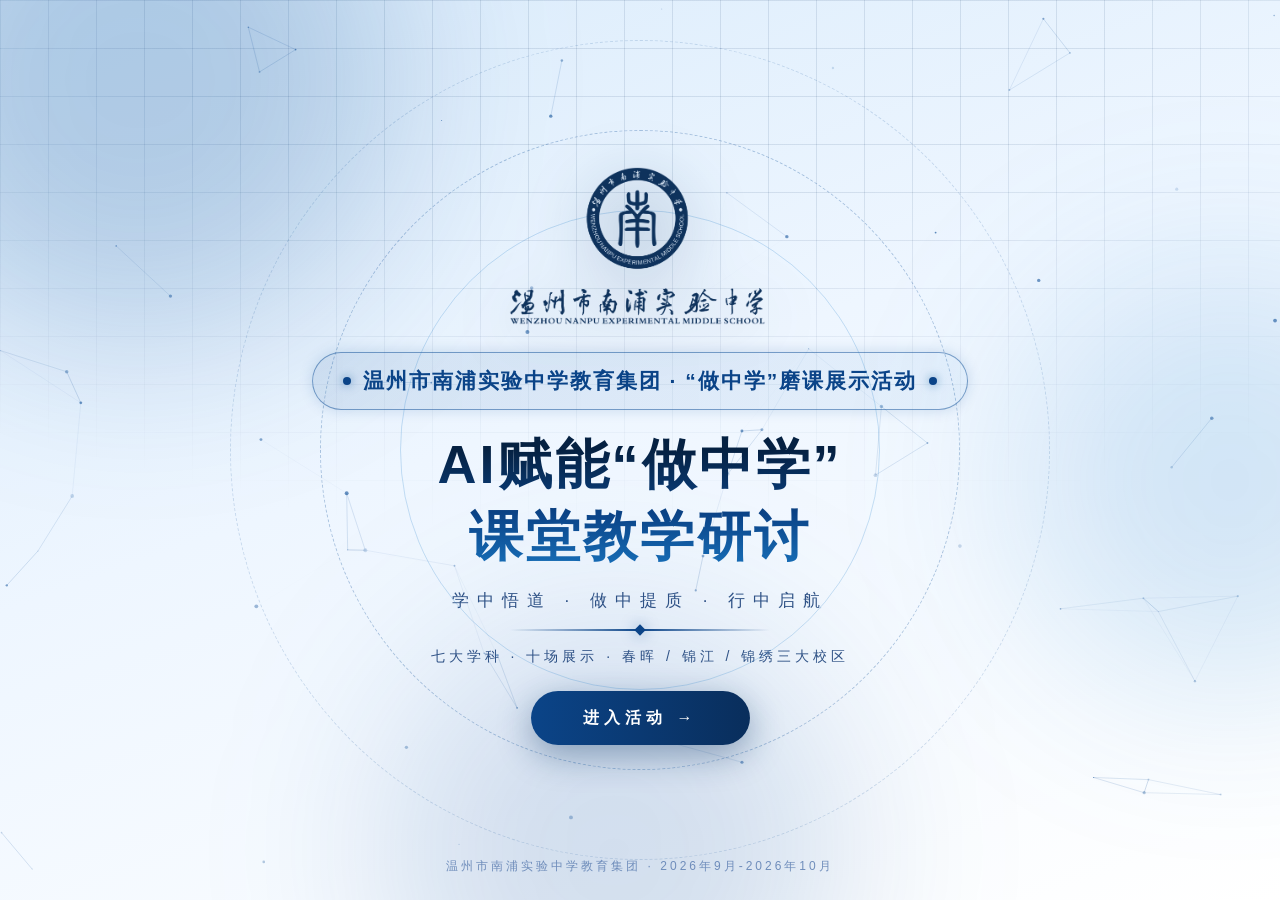
<file: index.html>
<!DOCTYPE html>
<html lang="zh-CN">
<head>
<meta charset="UTF-8">
<meta name="viewport" content="width=device-width, initial-scale=1.0">
<title>AI赋能“做中学”课堂教学研讨 —— 温州市南浦实验中学教育集团磨课展示活动</title>
<link rel="stylesheet" href="css/style.css">
</head>
<body>
<div class="bg-grid"></div>
<div class="glow g1"></div><div class="glow g2"></div><div class="glow g3"></div>
<canvas id="particles"></canvas>

<div class="cover">
  <div class="ring r1"></div>
  <div class="ring r2"></div>
  <div class="ring r3"></div>

  <img src="images/logo.png" alt="温州市南浦实验中学" class="cover-logo">
  <div class="cover-badge"><span class="dot"></span>温州市南浦实验中学教育集团 · “做中学”磨课展示活动<span class="dot"></span></div>
  <div class="cover-title">AI赋能“做中学”<br>课堂教学研讨</div>
  <div class="cover-sub">学中悟道 · 做中提质 · 行中启航</div>
  <div class="cover-line"></div>
  <div class="cover-org">七大学科 · 十场展示 · 春晖 / 锦江 / 锦绣三大校区</div>
  <a class="cover-btn" href="zhuzhi.html">进入活动<span class="arrow">→</span></a>
  <div class="cover-foot">温州市南浦实验中学教育集团 · 2026年9月-2026年10月</div>
</div>

<script src="js/common.js"></script>
</body>
</html>
</file>
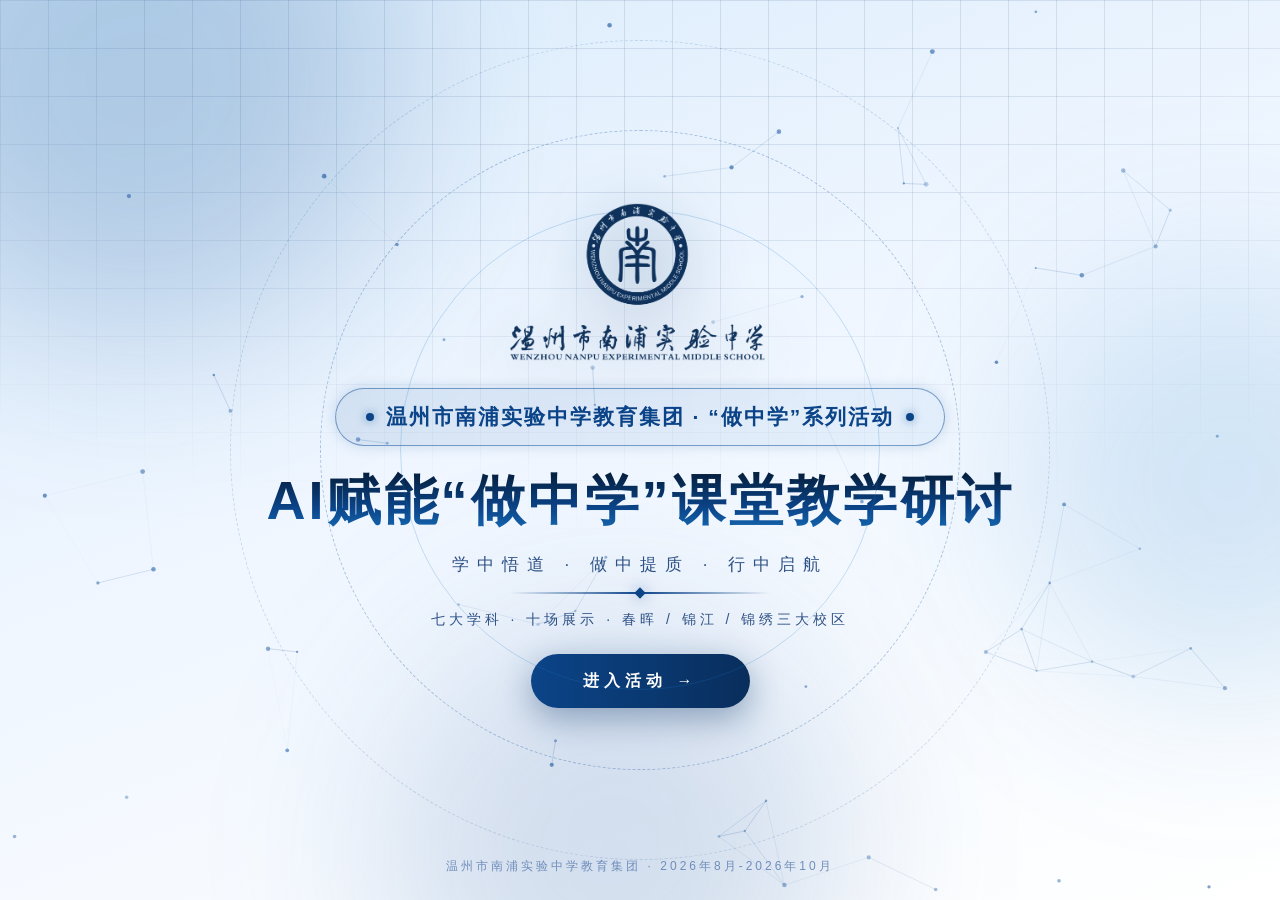
<file: WZNP/index.html>
<!DOCTYPE html>
<html lang="zh-CN">
<head>
<meta charset="UTF-8">
<meta name="viewport" content="width=device-width, initial-scale=1.0">
<title>温州市南浦实验中学教育集团 · “做中学”系列活动</title>
<link rel="stylesheet" href="css/style.css">
</head>
<body>
<div class="bg-grid"></div>
<div class="glow g1"></div><div class="glow g2"></div><div class="glow g3"></div>
<canvas id="particles"></canvas>

<div class="cover">
  <div class="ring r1"></div><div class="ring r2"></div><div class="ring r3"></div>
  <img src="images/logo.png" alt="温州市南浦实验中学" class="cover-logo">
  <div class="cover-badge"><span class="dot"></span>温州市南浦实验中学教育集团 · “做中学”系列活动<span class="dot"></span></div>
  <h1 class="cover-title">AI赋能“做中学”课堂教学研讨</h1>
  <p class="cover-sub">学中悟道 · 做中提质 · 行中启航</p>
  <div class="cover-line"></div>
  <div class="cover-org">七大学科 · 十场展示 · 春晖 / 锦江 / 锦绣三大校区</div>
  <a class="cover-btn" href="zhuzhi.html">进入活动<span class="arrow">→</span></a>
  <div class="cover-foot">温州市南浦实验中学教育集团 · 2026年8月-2026年10月</div>
</div>

<script src="js/common.js"></script>
</body>
</html>
</file>
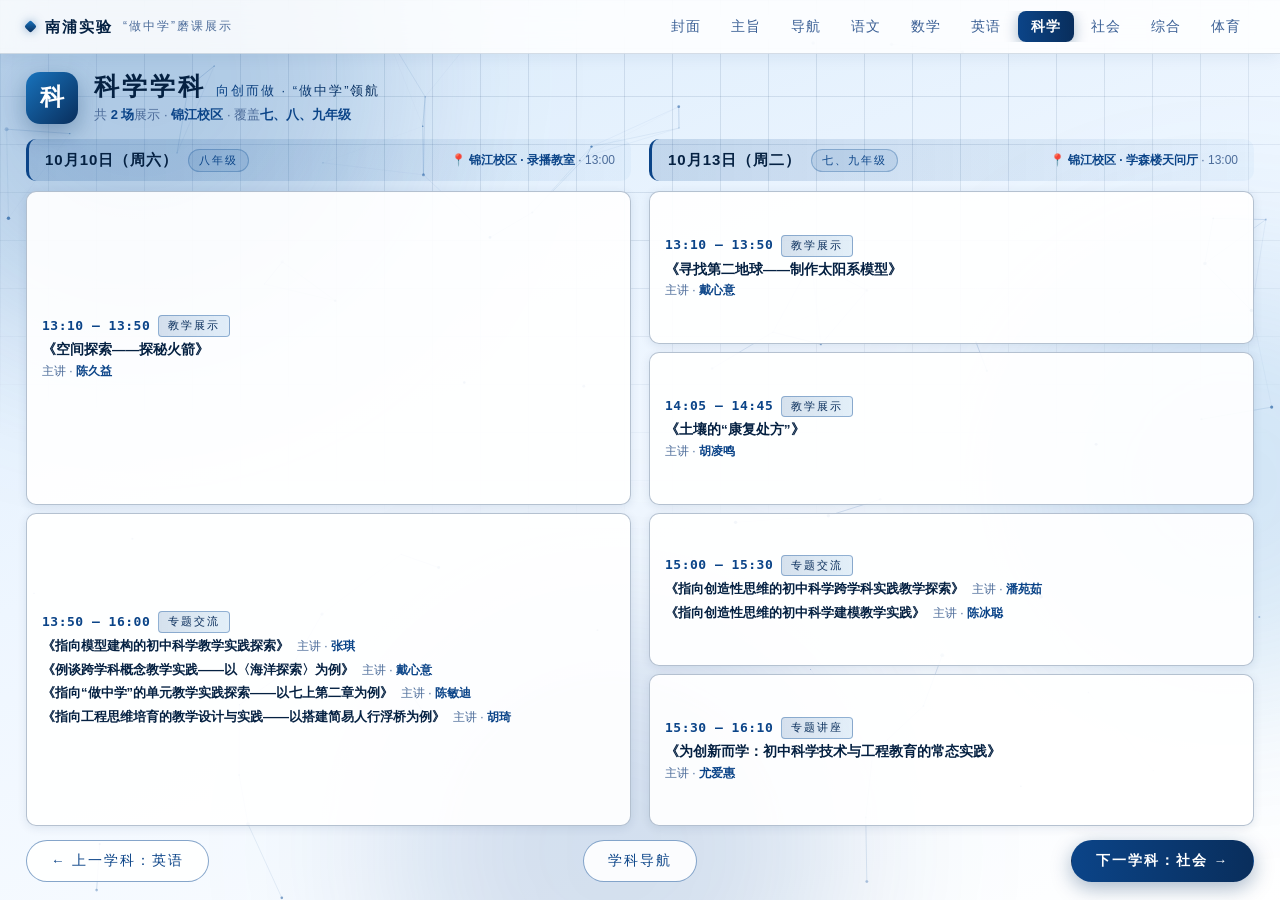
<file: kexue.html>
<!DOCTYPE html>
<html lang="zh-CN">
<head>
<meta charset="UTF-8">
<meta name="viewport" content="width=device-width, initial-scale=1.0">
<title>科学学科 · “做中学”磨课展示活动</title>
<link rel="stylesheet" href="css/style.css">
</head>
<body>
<div class="bg-grid"></div>
<div class="glow g1"></div><div class="glow g2"></div><div class="glow g3"></div>
<canvas id="particles"></canvas>

<nav class="topbar">
  <a class="logo" href="index.html"><span class="logo-dot"></span>南浦实验 <em>“做中学”磨课展示</em></a>
  <div class="nav-links">
    <a href="index.html">封面</a>
    <a href="zhuzhi.html">主旨</a>
    <a href="menu.html">导航</a>
    <a href="yuwen.html">语文</a>
    <a href="shuxue.html">数学</a>
    <a href="yingyu.html">英语</a>
    <a href="kexue.html" class="on">科学</a>
    <a href="shehui.html">社会</a>
    <a href="zonghe.html">综合</a>
    <a href="tiyu.html">体育</a>
  </div>
</nav>

<div class="screen">
  <div class="sub-head">
    <div class="sub-icon">科</div>
    <div class="sub-info">
      <h1>科学学科<span>向创而做 · “做中学”领航</span></h1>
      <p>共 <b>2 场</b>展示 · <b>锦江校区</b> · 覆盖<b>七、八、九年级</b></p>
    </div>
  </div>

  <div class="sessions">
    <div class="s-col">
      <div class="s-col-head">
        <span class="date">10月10日（周六）</span><span class="tag">八年级</span>
        <span class="loc">📍 <b>锦江校区 · 录播教室</b> · 13:00</span>
      </div>
      <div class="s-list">
        <div class="s-item">
          <div class="s-top"><span class="s-time">13:10 — 13:50</span><span class="s-tag">教学展示</span></div>
          <div class="s-title">《空间探索——探秘火箭》</div>
          <div class="s-meta">主讲 · <b>陈久益</b></div>
        </div>
        <div class="s-item">
          <div class="s-top"><span class="s-time">13:50 — 16:00</span><span class="s-tag">专题交流</span></div>
          <div class="s-line"><span class="st">《指向模型建构的初中科学教学实践探索》</span><span class="sp">主讲 · <b>张琪</b></span></div>
          <div class="s-line"><span class="st">《例谈跨学科概念教学实践——以〈海洋探索〉为例》</span><span class="sp">主讲 · <b>戴心意</b></span></div>
          <div class="s-line"><span class="st">《指向“做中学”的单元教学实践探索——以七上第二章为例》</span><span class="sp">主讲 · <b>陈敏迪</b></span></div>
          <div class="s-line"><span class="st">《指向工程思维培育的教学设计与实践——以搭建简易人行浮桥为例》</span><span class="sp">主讲 · <b>胡琦</b></span></div>
        </div>
      </div>
    </div>

    <div class="s-col">
      <div class="s-col-head">
        <span class="date">10月13日（周二）</span><span class="tag">七、九年级</span>
        <span class="loc">📍 <b>锦江校区 · 学森楼天问厅</b> · 13:00</span>
      </div>
      <div class="s-list">
        <div class="s-item">
          <div class="s-top"><span class="s-time">13:10 — 13:50</span><span class="s-tag">教学展示</span></div>
          <div class="s-title">《寻找第二地球——制作太阳系模型》</div>
          <div class="s-meta">主讲 · <b>戴心意</b></div>
        </div>
        <div class="s-item">
          <div class="s-top"><span class="s-time">14:05 — 14:45</span><span class="s-tag">教学展示</span></div>
          <div class="s-title">《土壤的“康复处方”》</div>
          <div class="s-meta">主讲 · <b>胡凌鸣</b></div>
        </div>
        <div class="s-item">
          <div class="s-top"><span class="s-time">15:00 — 15:30</span><span class="s-tag">专题交流</span></div>
          <div class="s-line"><span class="st">《指向创造性思维的初中科学跨学科实践教学探索》</span><span class="sp">主讲 · <b>潘苑茹</b></span></div>
          <div class="s-line"><span class="st">《指向创造性思维的初中科学建模教学实践》</span><span class="sp">主讲 · <b>陈冰聪</b></span></div>
        </div>
        <div class="s-item">
          <div class="s-top"><span class="s-time">15:30 — 16:10</span><span class="s-tag">专题讲座</span></div>
          <div class="s-title">《为创新而学：初中科学技术与工程教育的常态实践》</div>
          <div class="s-meta">主讲 · <b>尤爱惠</b></div>
        </div>
      </div>
    </div>
  </div>

  <div class="page-nav">
    <a class="btn" href="yingyu.html">← 上一学科：英语</a>
    <a class="btn" href="menu.html">学科导航</a>
    <a class="btn primary" href="shehui.html">下一学科：社会 →</a>
  </div>
</div>

<script src="js/common.js"></script>
</body>
</html>
</file>
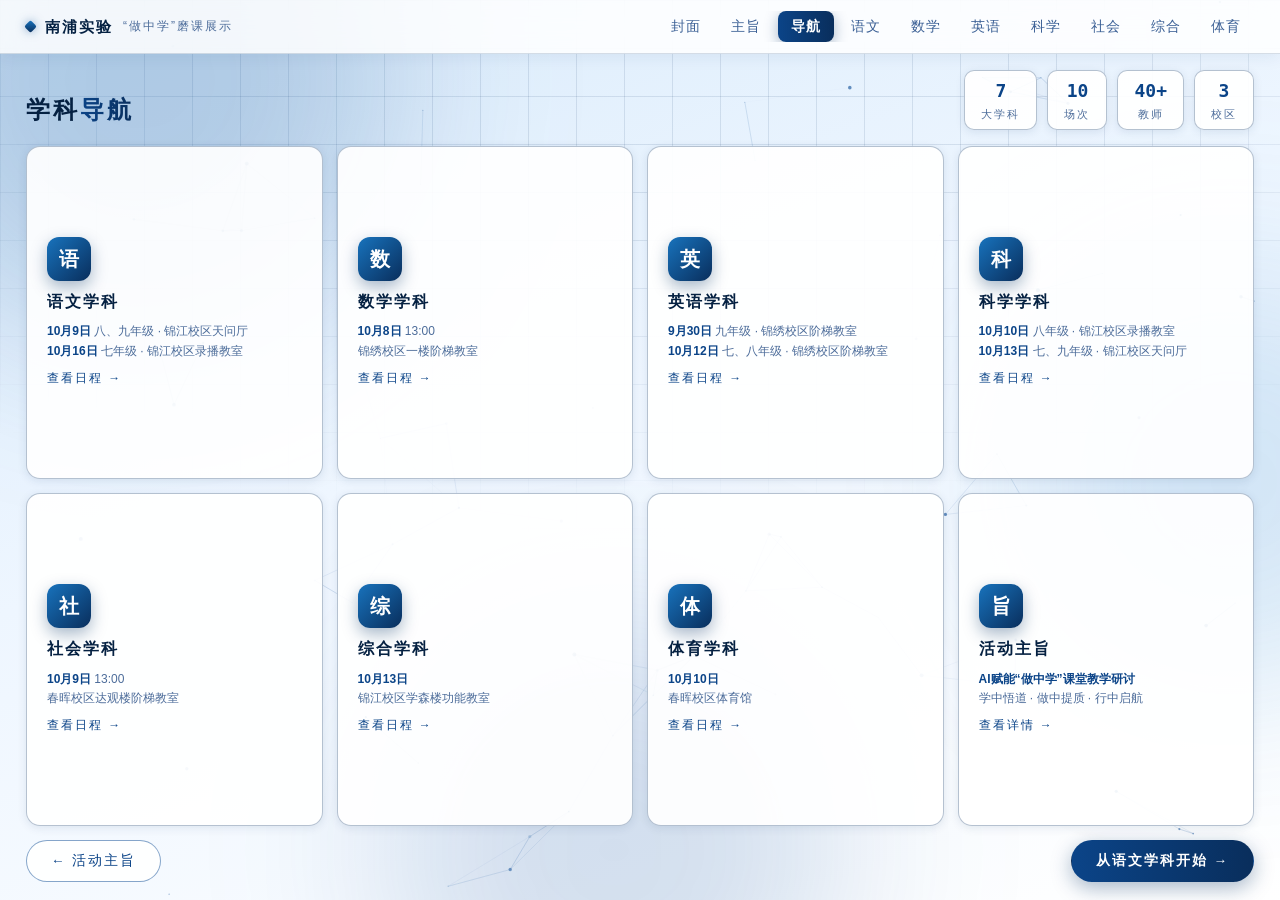
<file: menu.html>
<!DOCTYPE html>
<html lang="zh-CN">
<head>
<meta charset="UTF-8">
<meta name="viewport" content="width=device-width, initial-scale=1.0">
<title>学科导航 · “做中学”磨课展示活动</title>
<link rel="stylesheet" href="css/style.css">
</head>
<body>
<div class="bg-grid"></div>
<div class="glow g1"></div><div class="glow g2"></div><div class="glow g3"></div>
<canvas id="particles"></canvas>

<nav class="topbar">
  <a class="logo" href="index.html"><span class="logo-dot"></span>南浦实验 <em>“做中学”磨课展示</em></a>
  <div class="nav-links">
    <a href="index.html">封面</a>
    <a href="zhuzhi.html">主旨</a>
    <a href="menu.html" class="on">导航</a>
    <a href="yuwen.html">语文</a>
    <a href="shuxue.html">数学</a>
    <a href="yingyu.html">英语</a>
    <a href="kexue.html">科学</a>
    <a href="shehui.html">社会</a>
    <a href="zonghe.html">综合</a>
    <a href="tiyu.html">体育</a>
  </div>
</nav>

<div class="screen">
  <div class="menu-head">
    <h1>学科<em>导航</em></h1>
    <div class="menu-stats">
      <div class="mstat"><div class="n">7</div><div class="l">大学科</div></div>
      <div class="mstat"><div class="n">10</div><div class="l">场次</div></div>
      <div class="mstat"><div class="n">40+</div><div class="l">教师</div></div>
      <div class="mstat"><div class="n">3</div><div class="l">校区</div></div>
    </div>
  </div>

  <div class="menu-grid">
    <a class="mcard" href="yuwen.html">
      <div class="mi">语</div>
      <h3>语文学科</h3>
      <div class="mline"><b>10月9日</b> 八、九年级 · 锦江校区天问厅<br><b>10月16日</b> 七年级 · 锦江校区录播教室</div>
      <div class="go">查看日程 →</div>
    </a>
    <a class="mcard" href="shuxue.html">
      <div class="mi">数</div>
      <h3>数学学科</h3>
      <div class="mline"><b>10月8日</b> 13:00<br>锦绣校区一楼阶梯教室</div>
      <div class="go">查看日程 →</div>
    </a>
    <a class="mcard" href="yingyu.html">
      <div class="mi">英</div>
      <h3>英语学科</h3>
      <div class="mline"><b>9月30日</b> 九年级 · 锦绣校区阶梯教室<br><b>10月12日</b> 七、八年级 · 锦绣校区阶梯教室</div>
      <div class="go">查看日程 →</div>
    </a>
    <a class="mcard" href="kexue.html">
      <div class="mi">科</div>
      <h3>科学学科</h3>
      <div class="mline"><b>10月10日</b> 八年级 · 锦江校区录播教室<br><b>10月13日</b> 七、九年级 · 锦江校区天问厅</div>
      <div class="go">查看日程 →</div>
    </a>
    <a class="mcard" href="shehui.html">
      <div class="mi">社</div>
      <h3>社会学科</h3>
      <div class="mline"><b>10月9日</b> 13:00<br>春晖校区达观楼阶梯教室</div>
      <div class="go">查看日程 →</div>
    </a>
    <a class="mcard" href="zonghe.html">
      <div class="mi">综</div>
      <h3>综合学科</h3>
      <div class="mline"><b>10月13日</b><br>锦江校区学森楼功能教室</div>
      <div class="go">查看日程 →</div>
    </a>
    <a class="mcard" href="tiyu.html">
      <div class="mi">体</div>
      <h3>体育学科</h3>
      <div class="mline"><b>10月10日</b><br>春晖校区体育馆</div>
      <div class="go">查看日程 →</div>
    </a>
    <a class="mcard" href="zhuzhi.html">
      <div class="mi">旨</div>
      <h3>活动主旨</h3>
      <div class="mline"><b>AI赋能“做中学”课堂教学研讨</b><br>学中悟道 · 做中提质 · 行中启航</div>
      <div class="go">查看详情 →</div>
    </a>
  </div>

  <div class="page-nav">
    <a class="btn" href="zhuzhi.html">← 活动主旨</a>
    <a class="btn primary" href="yuwen.html">从语文学科开始 →</a>
  </div>
</div>

<script src="js/common.js"></script>
</body>
</html>
</file>
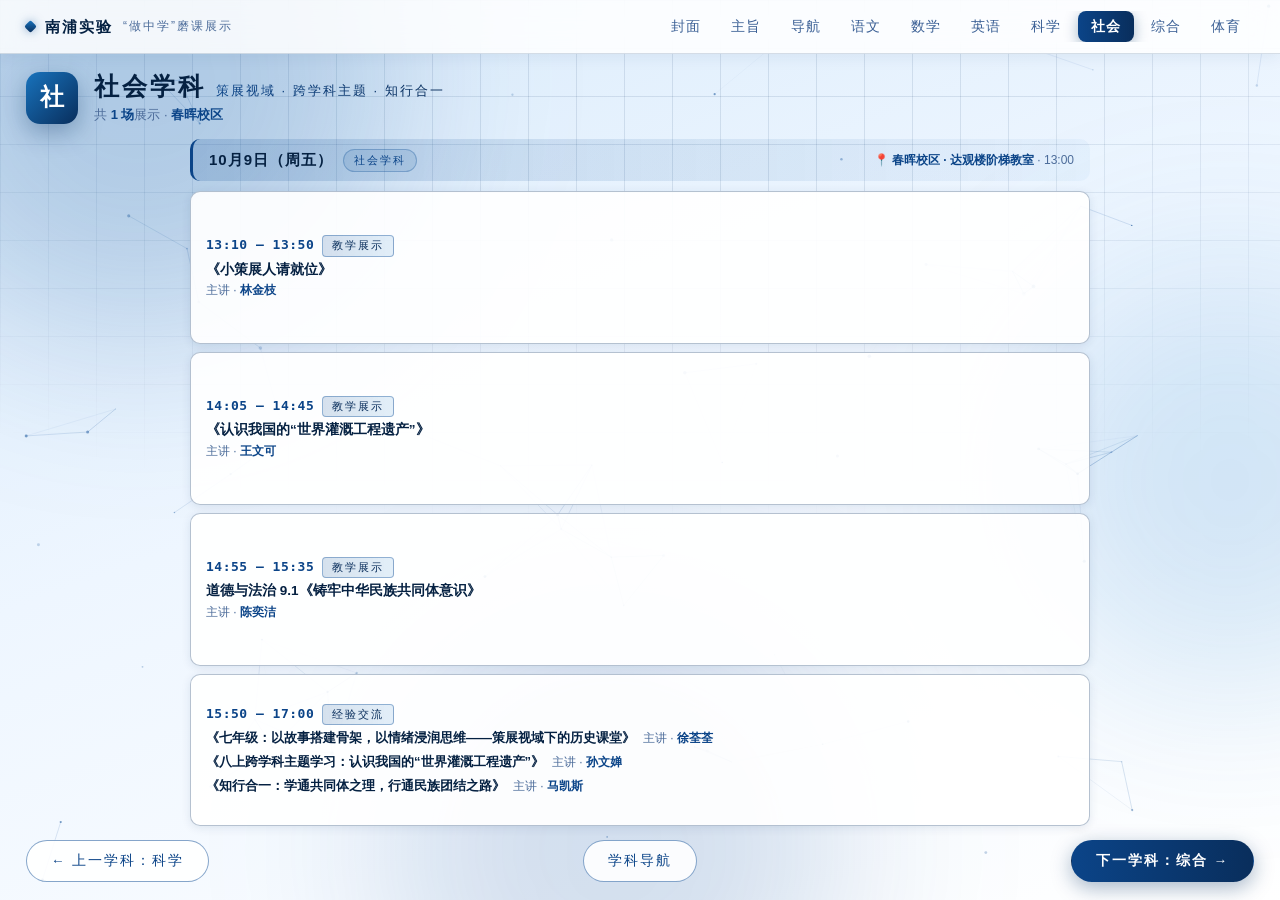
<file: shehui.html>
<!DOCTYPE html>
<html lang="zh-CN">
<head>
<meta charset="UTF-8">
<meta name="viewport" content="width=device-width, initial-scale=1.0">
<title>社会学科 · “做中学”磨课展示活动</title>
<link rel="stylesheet" href="css/style.css">
</head>
<body>
<div class="bg-grid"></div>
<div class="glow g1"></div><div class="glow g2"></div><div class="glow g3"></div>
<canvas id="particles"></canvas>

<nav class="topbar">
  <a class="logo" href="index.html"><span class="logo-dot"></span>南浦实验 <em>“做中学”磨课展示</em></a>
  <div class="nav-links">
    <a href="index.html">封面</a>
    <a href="zhuzhi.html">主旨</a>
    <a href="menu.html">导航</a>
    <a href="yuwen.html">语文</a>
    <a href="shuxue.html">数学</a>
    <a href="yingyu.html">英语</a>
    <a href="kexue.html">科学</a>
    <a href="shehui.html" class="on">社会</a>
    <a href="zonghe.html">综合</a>
    <a href="tiyu.html">体育</a>
  </div>
</nav>

<div class="screen">
  <div class="sub-head">
    <div class="sub-icon">社</div>
    <div class="sub-info">
      <h1>社会学科<span>策展视域 · 跨学科主题 · 知行合一</span></h1>
      <p>共 <b>1 场</b>展示 · <b>春晖校区</b></p>
    </div>
  </div>

  <div class="sessions single">
    <div class="s-col">
      <div class="s-col-head">
        <span class="date">10月9日（周五）</span><span class="tag">社会学科</span>
        <span class="loc">📍 <b>春晖校区 · 达观楼阶梯教室</b> · 13:00</span>
      </div>
      <div class="s-list">
        <div class="s-item">
          <div class="s-top"><span class="s-time">13:10 — 13:50</span><span class="s-tag">教学展示</span></div>
          <div class="s-title">《小策展人请就位》</div>
          <div class="s-meta">主讲 · <b>林金枝</b></div>
        </div>
        <div class="s-item">
          <div class="s-top"><span class="s-time">14:05 — 14:45</span><span class="s-tag">教学展示</span></div>
          <div class="s-title">《认识我国的“世界灌溉工程遗产”》</div>
          <div class="s-meta">主讲 · <b>王文可</b></div>
        </div>
        <div class="s-item">
          <div class="s-top"><span class="s-time">14:55 — 15:35</span><span class="s-tag">教学展示</span></div>
          <div class="s-title">道德与法治 9.1《铸牢中华民族共同体意识》</div>
          <div class="s-meta">主讲 · <b>陈奕洁</b></div>
        </div>
        <div class="s-item">
          <div class="s-top"><span class="s-time">15:50 — 17:00</span><span class="s-tag">经验交流</span></div>
          <div class="s-line"><span class="st">《七年级：以故事搭建骨架，以情绪浸润思维——策展视域下的历史课堂》</span><span class="sp">主讲 · <b>徐荃荃</b></span></div>
          <div class="s-line"><span class="st">《八上跨学科主题学习：认识我国的“世界灌溉工程遗产”》</span><span class="sp">主讲 · <b>孙文婵</b></span></div>
          <div class="s-line"><span class="st">《知行合一：学通共同体之理，行通民族团结之路》</span><span class="sp">主讲 · <b>马凯斯</b></span></div>
        </div>
      </div>
    </div>
  </div>

  <div class="page-nav">
    <a class="btn" href="kexue.html">← 上一学科：科学</a>
    <a class="btn" href="menu.html">学科导航</a>
    <a class="btn primary" href="zonghe.html">下一学科：综合 →</a>
  </div>
</div>

<script src="js/common.js"></script>
</body>
</html>
</file>
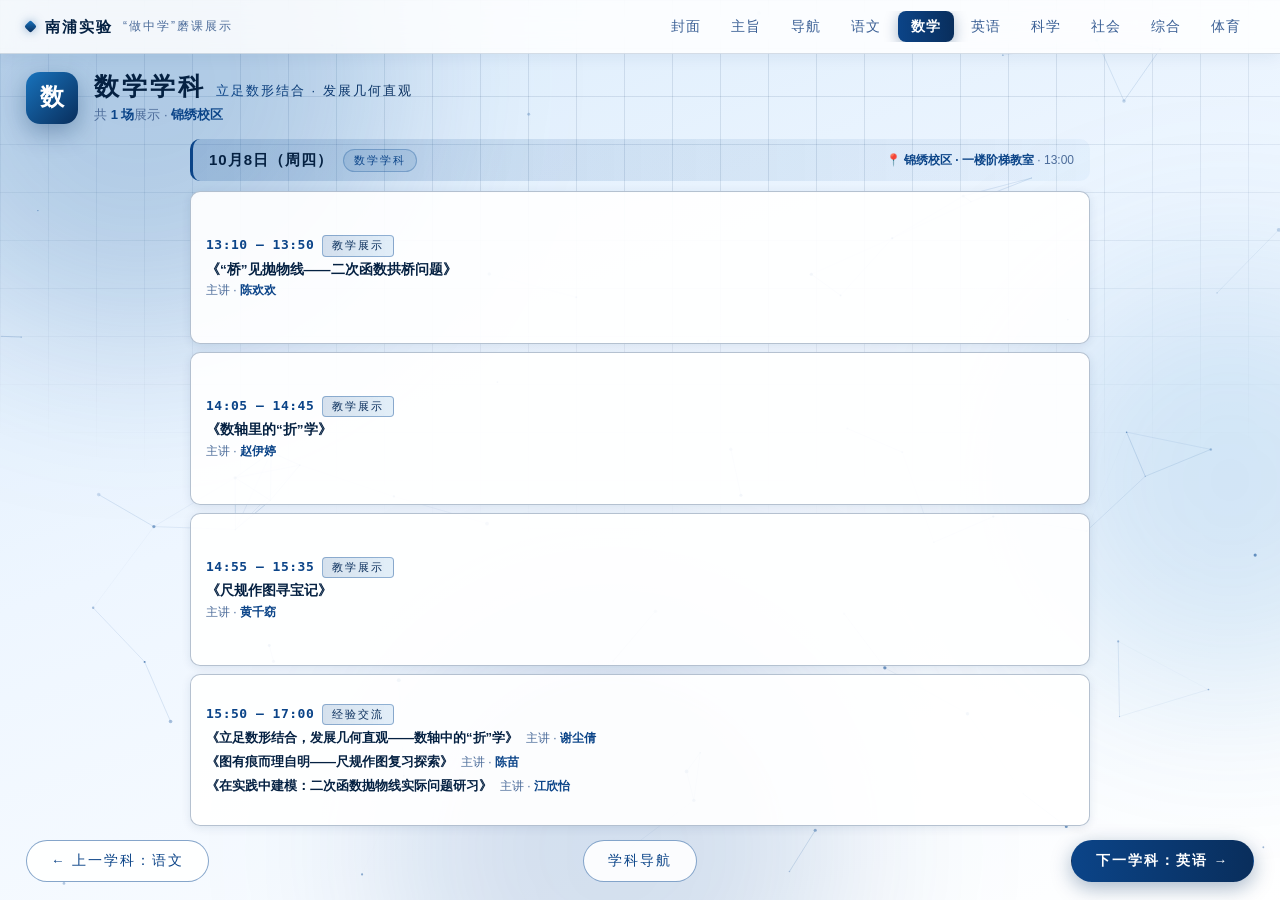
<file: shuxue.html>
<!DOCTYPE html>
<html lang="zh-CN">
<head>
<meta charset="UTF-8">
<meta name="viewport" content="width=device-width, initial-scale=1.0">
<title>数学学科 · “做中学”磨课展示活动</title>
<link rel="stylesheet" href="css/style.css">
</head>
<body>
<div class="bg-grid"></div>
<div class="glow g1"></div><div class="glow g2"></div><div class="glow g3"></div>
<canvas id="particles"></canvas>

<nav class="topbar">
  <a class="logo" href="index.html"><span class="logo-dot"></span>南浦实验 <em>“做中学”磨课展示</em></a>
  <div class="nav-links">
    <a href="index.html">封面</a>
    <a href="zhuzhi.html">主旨</a>
    <a href="menu.html">导航</a>
    <a href="yuwen.html">语文</a>
    <a href="shuxue.html" class="on">数学</a>
    <a href="yingyu.html">英语</a>
    <a href="kexue.html">科学</a>
    <a href="shehui.html">社会</a>
    <a href="zonghe.html">综合</a>
    <a href="tiyu.html">体育</a>
  </div>
</nav>

<div class="screen">
  <div class="sub-head">
    <div class="sub-icon">数</div>
    <div class="sub-info">
      <h1>数学学科<span>立足数形结合 · 发展几何直观</span></h1>
      <p>共 <b>1 场</b>展示 · <b>锦绣校区</b></p>
    </div>
  </div>

  <div class="sessions single">
    <div class="s-col">
      <div class="s-col-head">
        <span class="date">10月8日（周四）</span><span class="tag">数学学科</span>
        <span class="loc">📍 <b>锦绣校区 · 一楼阶梯教室</b> · 13:00</span>
      </div>
      <div class="s-list">
        <div class="s-item">
          <div class="s-top"><span class="s-time">13:10 — 13:50</span><span class="s-tag">教学展示</span></div>
          <div class="s-title">《“桥”见抛物线——二次函数拱桥问题》</div>
          <div class="s-meta">主讲 · <b>陈欢欢</b></div>
        </div>
        <div class="s-item">
          <div class="s-top"><span class="s-time">14:05 — 14:45</span><span class="s-tag">教学展示</span></div>
          <div class="s-title">《数轴里的“折”学》</div>
          <div class="s-meta">主讲 · <b>赵伊婷</b></div>
        </div>
        <div class="s-item">
          <div class="s-top"><span class="s-time">14:55 — 15:35</span><span class="s-tag">教学展示</span></div>
          <div class="s-title">《尺规作图寻宝记》</div>
          <div class="s-meta">主讲 · <b>黄千窈</b></div>
        </div>
        <div class="s-item">
          <div class="s-top"><span class="s-time">15:50 — 17:00</span><span class="s-tag">经验交流</span></div>
          <div class="s-line"><span class="st">《立足数形结合，发展几何直观——数轴中的“折”学》</span><span class="sp">主讲 · <b>谢尘倩</b></span></div>
          <div class="s-line"><span class="st">《图有痕而理自明——尺规作图复习探索》</span><span class="sp">主讲 · <b>陈苗</b></span></div>
          <div class="s-line"><span class="st">《在实践中建模：二次函数抛物线实际问题研习》</span><span class="sp">主讲 · <b>江欣怡</b></span></div>
        </div>
      </div>
    </div>
  </div>

  <div class="page-nav">
    <a class="btn" href="yuwen.html">← 上一学科：语文</a>
    <a class="btn" href="menu.html">学科导航</a>
    <a class="btn primary" href="yingyu.html">下一学科：英语 →</a>
  </div>
</div>

<script src="js/common.js"></script>
</body>
</html>
</file>
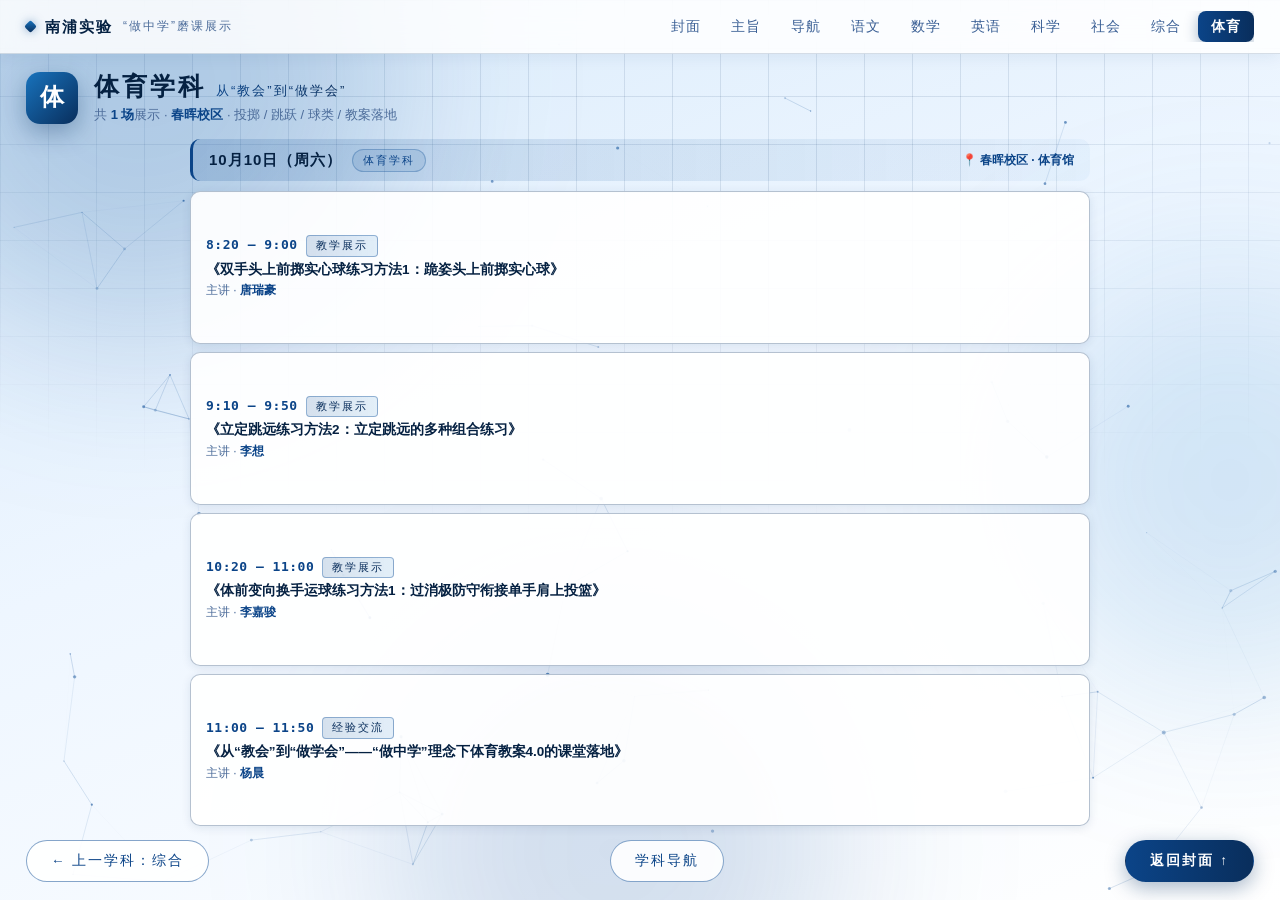
<file: tiyu.html>
<!DOCTYPE html>
<html lang="zh-CN">
<head>
<meta charset="UTF-8">
<meta name="viewport" content="width=device-width, initial-scale=1.0">
<title>体育学科 · “做中学”磨课展示活动</title>
<link rel="stylesheet" href="css/style.css">
</head>
<body>
<div class="bg-grid"></div>
<div class="glow g1"></div><div class="glow g2"></div><div class="glow g3"></div>
<canvas id="particles"></canvas>

<nav class="topbar">
  <a class="logo" href="index.html"><span class="logo-dot"></span>南浦实验 <em>“做中学”磨课展示</em></a>
  <div class="nav-links">
    <a href="index.html">封面</a>
    <a href="zhuzhi.html">主旨</a>
    <a href="menu.html">导航</a>
    <a href="yuwen.html">语文</a>
    <a href="shuxue.html">数学</a>
    <a href="yingyu.html">英语</a>
    <a href="kexue.html">科学</a>
    <a href="shehui.html">社会</a>
    <a href="zonghe.html">综合</a>
    <a href="tiyu.html" class="on">体育</a>
  </div>
</nav>

<div class="screen">
  <div class="sub-head">
    <div class="sub-icon">体</div>
    <div class="sub-info">
      <h1>体育学科<span>从“教会”到“做学会”</span></h1>
      <p>共 <b>1 场</b>展示 · <b>春晖校区</b> · 投掷 / 跳跃 / 球类 / 教案落地</p>
    </div>
  </div>

  <div class="sessions single">
    <div class="s-col">
      <div class="s-col-head">
        <span class="date">10月10日（周六）</span><span class="tag">体育学科</span>
        <span class="loc">📍 <b>春晖校区 · 体育馆</b></span>
      </div>
      <div class="s-list">
        <div class="s-item">
          <div class="s-top"><span class="s-time">8:20 — 9:00</span><span class="s-tag">教学展示</span></div>
          <div class="s-title">《双手头上前掷实心球练习方法1：跪姿头上前掷实心球》</div>
          <div class="s-meta">主讲 · <b>唐瑞豪</b></div>
        </div>
        <div class="s-item">
          <div class="s-top"><span class="s-time">9:10 — 9:50</span><span class="s-tag">教学展示</span></div>
          <div class="s-title">《立定跳远练习方法2：立定跳远的多种组合练习》</div>
          <div class="s-meta">主讲 · <b>李想</b></div>
        </div>
        <div class="s-item">
          <div class="s-top"><span class="s-time">10:20 — 11:00</span><span class="s-tag">教学展示</span></div>
          <div class="s-title">《体前变向换手运球练习方法1：过消极防守衔接单手肩上投篮》</div>
          <div class="s-meta">主讲 · <b>李嘉骏</b></div>
        </div>
        <div class="s-item">
          <div class="s-top"><span class="s-time">11:00 — 11:50</span><span class="s-tag">经验交流</span></div>
          <div class="s-title">《从“教会”到“做学会”——“做中学”理念下体育教案4.0的课堂落地》</div>
          <div class="s-meta">主讲 · <b>杨晨</b></div>
        </div>
      </div>
    </div>
  </div>

  <div class="page-nav">
    <a class="btn" href="zonghe.html">← 上一学科：综合</a>
    <a class="btn" href="menu.html">学科导航</a>
    <a class="btn primary" href="index.html">返回封面 ↑</a>
  </div>
</div>

<script src="js/common.js"></script>
</body>
</html>
</file>
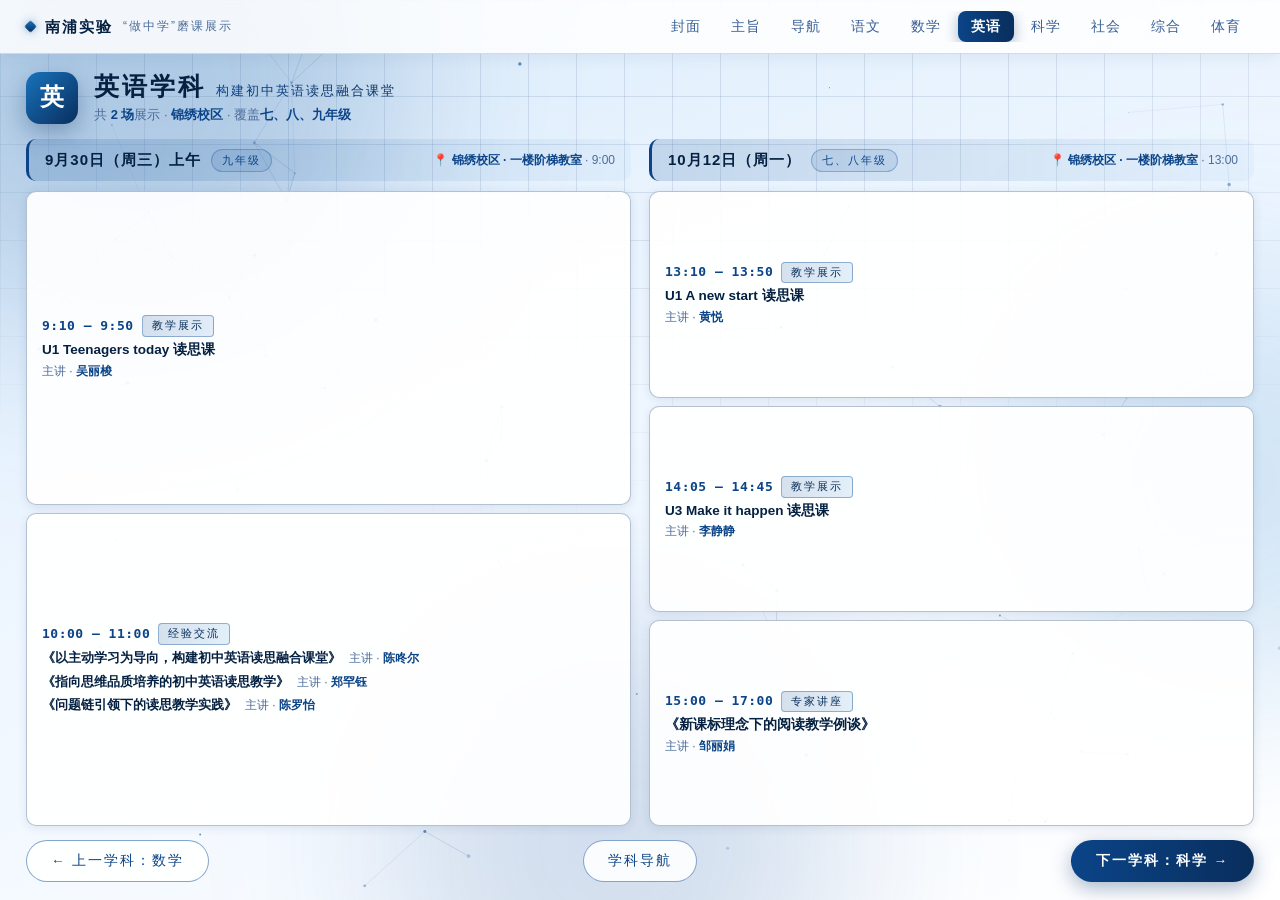
<file: yingyu.html>
<!DOCTYPE html>
<html lang="zh-CN">
<head>
<meta charset="UTF-8">
<meta name="viewport" content="width=device-width, initial-scale=1.0">
<title>英语学科 · “做中学”磨课展示活动</title>
<link rel="stylesheet" href="css/style.css">
</head>
<body>
<div class="bg-grid"></div>
<div class="glow g1"></div><div class="glow g2"></div><div class="glow g3"></div>
<canvas id="particles"></canvas>

<nav class="topbar">
  <a class="logo" href="index.html"><span class="logo-dot"></span>南浦实验 <em>“做中学”磨课展示</em></a>
  <div class="nav-links">
    <a href="index.html">封面</a>
    <a href="zhuzhi.html">主旨</a>
    <a href="menu.html">导航</a>
    <a href="yuwen.html">语文</a>
    <a href="shuxue.html">数学</a>
    <a href="yingyu.html" class="on">英语</a>
    <a href="kexue.html">科学</a>
    <a href="shehui.html">社会</a>
    <a href="zonghe.html">综合</a>
    <a href="tiyu.html">体育</a>
  </div>
</nav>

<div class="screen">
  <div class="sub-head">
    <div class="sub-icon">英</div>
    <div class="sub-info">
      <h1>英语学科<span>构建初中英语读思融合课堂</span></h1>
      <p>共 <b>2 场</b>展示 · <b>锦绣校区</b> · 覆盖<b>七、八、九年级</b></p>
    </div>
  </div>

  <div class="sessions">
    <div class="s-col">
      <div class="s-col-head">
        <span class="date">9月30日（周三）上午</span><span class="tag">九年级</span>
        <span class="loc">📍 <b>锦绣校区 · 一楼阶梯教室</b> · 9:00</span>
      </div>
      <div class="s-list">
        <div class="s-item">
          <div class="s-top"><span class="s-time">9:10 — 9:50</span><span class="s-tag">教学展示</span></div>
          <div class="s-title">U1 Teenagers today 读思课</div>
          <div class="s-meta">主讲 · <b>吴丽梭</b></div>
        </div>
        <div class="s-item">
          <div class="s-top"><span class="s-time">10:00 — 11:00</span><span class="s-tag">经验交流</span></div>
          <div class="s-line"><span class="st">《以主动学习为导向，构建初中英语读思融合课堂》</span><span class="sp">主讲 · <b>陈咚尔</b></span></div>
          <div class="s-line"><span class="st">《指向思维品质培养的初中英语读思教学》</span><span class="sp">主讲 · <b>郑罕钰</b></span></div>
          <div class="s-line"><span class="st">《问题链引领下的读思教学实践》</span><span class="sp">主讲 · <b>陈罗怡</b></span></div>
        </div>
      </div>
    </div>

    <div class="s-col">
      <div class="s-col-head">
        <span class="date">10月12日（周一）</span><span class="tag">七、八年级</span>
        <span class="loc">📍 <b>锦绣校区 · 一楼阶梯教室</b> · 13:00</span>
      </div>
      <div class="s-list">
        <div class="s-item">
          <div class="s-top"><span class="s-time">13:10 — 13:50</span><span class="s-tag">教学展示</span></div>
          <div class="s-title">U1 A new start 读思课</div>
          <div class="s-meta">主讲 · <b>黄悦</b></div>
        </div>
        <div class="s-item">
          <div class="s-top"><span class="s-time">14:05 — 14:45</span><span class="s-tag">教学展示</span></div>
          <div class="s-title">U3 Make it happen 读思课</div>
          <div class="s-meta">主讲 · <b>李静静</b></div>
        </div>
        <div class="s-item">
          <div class="s-top"><span class="s-time">15:00 — 17:00</span><span class="s-tag">专家讲座</span></div>
          <div class="s-title">《新课标理念下的阅读教学例谈》</div>
          <div class="s-meta">主讲 · <b>邹丽娟</b></div>
        </div>
      </div>
    </div>
  </div>

  <div class="page-nav">
    <a class="btn" href="shuxue.html">← 上一学科：数学</a>
    <a class="btn" href="menu.html">学科导航</a>
    <a class="btn primary" href="kexue.html">下一学科：科学 →</a>
  </div>
</div>

<script src="js/common.js"></script>
</body>
</html>
</file>
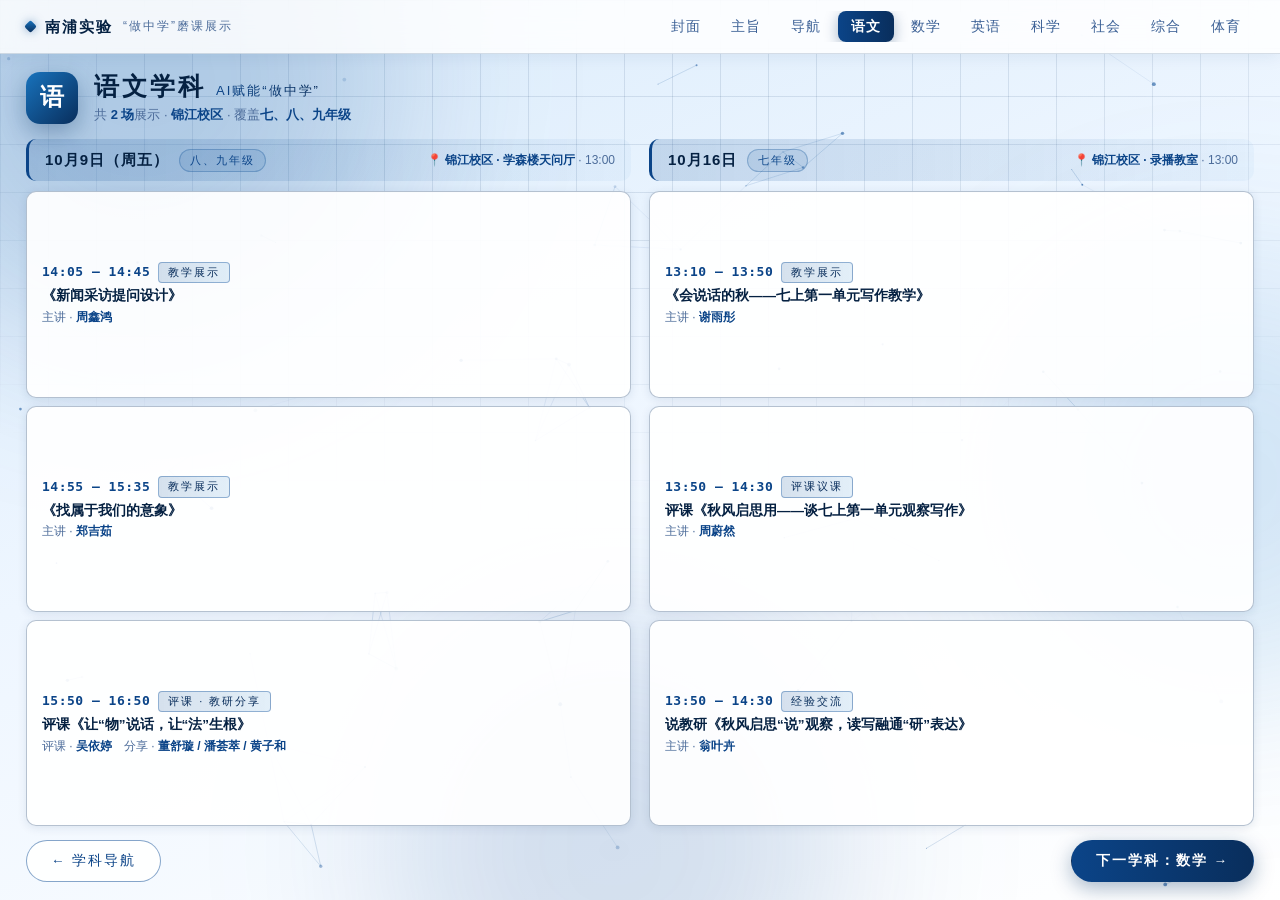
<file: yuwen.html>
<!DOCTYPE html>
<html lang="zh-CN">
<head>
<meta charset="UTF-8">
<meta name="viewport" content="width=device-width, initial-scale=1.0">
<title>语文学科 · “做中学”磨课展示活动</title>
<link rel="stylesheet" href="css/style.css">
</head>
<body>
<div class="bg-grid"></div>
<div class="glow g1"></div><div class="glow g2"></div><div class="glow g3"></div>
<canvas id="particles"></canvas>

<nav class="topbar">
  <a class="logo" href="index.html"><span class="logo-dot"></span>南浦实验 <em>“做中学”磨课展示</em></a>
  <div class="nav-links">
    <a href="index.html">封面</a>
    <a href="zhuzhi.html">主旨</a>
    <a href="menu.html">导航</a>
    <a href="yuwen.html" class="on">语文</a>
    <a href="shuxue.html">数学</a>
    <a href="yingyu.html">英语</a>
    <a href="kexue.html">科学</a>
    <a href="shehui.html">社会</a>
    <a href="zonghe.html">综合</a>
    <a href="tiyu.html">体育</a>
  </div>
</nav>

<div class="screen">
  <div class="sub-head">
    <div class="sub-icon">语</div>
    <div class="sub-info">
      <h1>语文学科<span>AI赋能“做中学”</span></h1>
      <p>共 <b>2 场</b>展示 · <b>锦江校区</b> · 覆盖<b>七、八、九年级</b></p>
    </div>
  </div>

  <div class="sessions">
    <div class="s-col">
      <div class="s-col-head">
        <span class="date">10月9日（周五）</span><span class="tag">八、九年级</span>
        <span class="loc">📍 <b>锦江校区 · 学森楼天问厅</b> · 13:00</span>
      </div>
      <div class="s-list">
        <div class="s-item">
          <div class="s-top"><span class="s-time">14:05 — 14:45</span><span class="s-tag">教学展示</span></div>
          <div class="s-title">《新闻采访提问设计》</div>
          <div class="s-meta">主讲 · <b>周鑫鸿</b></div>
        </div>
        <div class="s-item">
          <div class="s-top"><span class="s-time">14:55 — 15:35</span><span class="s-tag">教学展示</span></div>
          <div class="s-title">《找属于我们的意象》</div>
          <div class="s-meta">主讲 · <b>郑吉茹</b></div>
        </div>
        <div class="s-item">
          <div class="s-top"><span class="s-time">15:50 — 16:50</span><span class="s-tag">评课 · 教研分享</span></div>
          <div class="s-title">评课《让“物”说话，让“法”生根》</div>
          <div class="s-meta">评课 · <b>吴依婷</b>　分享 · <b>董舒璇 / 潘荟萃 / 黄子和</b></div>
        </div>
      </div>
    </div>

    <div class="s-col">
      <div class="s-col-head">
        <span class="date">10月16日</span><span class="tag">七年级</span>
        <span class="loc">📍 <b>锦江校区 · 录播教室</b> · 13:00</span>
      </div>
      <div class="s-list">
        <div class="s-item">
          <div class="s-top"><span class="s-time">13:10 — 13:50</span><span class="s-tag">教学展示</span></div>
          <div class="s-title">《会说话的秋——七上第一单元写作教学》</div>
          <div class="s-meta">主讲 · <b>谢雨彤</b></div>
        </div>
        <div class="s-item">
          <div class="s-top"><span class="s-time">13:50 — 14:30</span><span class="s-tag">评课议课</span></div>
          <div class="s-title">评课《秋风启思用——谈七上第一单元观察写作》</div>
          <div class="s-meta">主讲 · <b>周蔚然</b></div>
        </div>
        <div class="s-item">
          <div class="s-top"><span class="s-time">13:50 — 14:30</span><span class="s-tag">经验交流</span></div>
          <div class="s-title">说教研《秋风启思“说”观察，读写融通“研”表达》</div>
          <div class="s-meta">主讲 · <b>翁叶卉</b></div>
        </div>
      </div>
    </div>
  </div>

  <div class="page-nav">
    <a class="btn" href="menu.html">← 学科导航</a>
    <a class="btn primary" href="shuxue.html">下一学科：数学 →</a>
  </div>
</div>

<script src="js/common.js"></script>
</body>
</html>
</file>
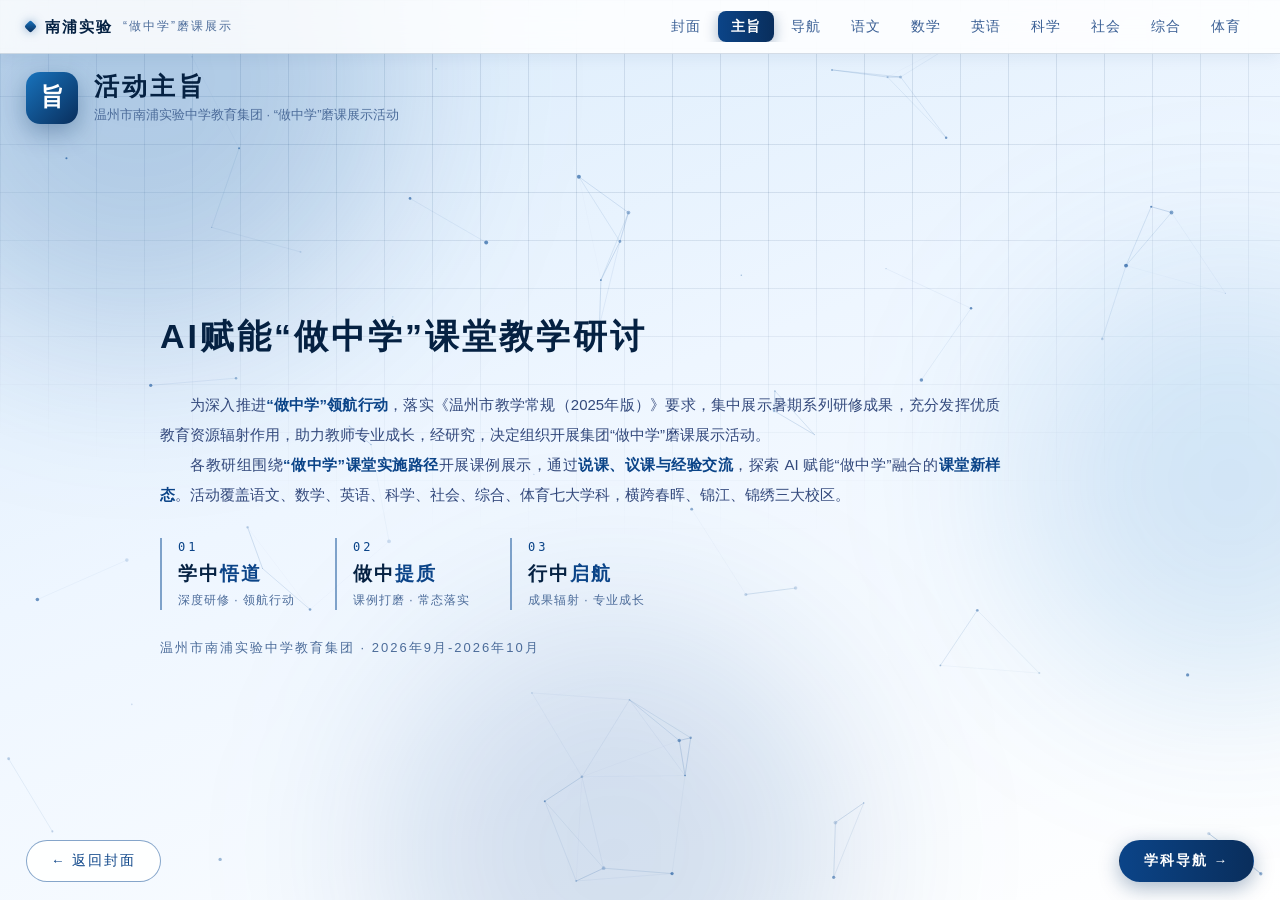
<file: zhuzhi.html>
<!DOCTYPE html>
<html lang="zh-CN">
<head>
<meta charset="UTF-8">
<meta name="viewport" content="width=device-width, initial-scale=1.0">
<title>活动主旨 · “做中学”磨课展示活动</title>
<link rel="stylesheet" href="css/style.css">
</head>
<body>
<div class="bg-grid"></div>
<div class="glow g1"></div><div class="glow g2"></div><div class="glow g3"></div>
<canvas id="particles"></canvas>

<nav class="topbar">
  <a class="logo" href="index.html"><span class="logo-dot"></span>南浦实验 <em>“做中学”磨课展示</em></a>
  <div class="nav-links">
    <a href="index.html">封面</a>
    <a href="zhuzhi.html" class="on">主旨</a>
    <a href="menu.html">导航</a>
    <a href="yuwen.html">语文</a>
    <a href="shuxue.html">数学</a>
    <a href="yingyu.html">英语</a>
    <a href="kexue.html">科学</a>
    <a href="shehui.html">社会</a>
    <a href="zonghe.html">综合</a>
    <a href="tiyu.html">体育</a>
  </div>
</nav>

<div class="screen">
  <div class="sub-head">
    <div class="sub-icon">旨</div>
    <div class="sub-info">
      <h1>活动主旨</h1>
      <p>温州市南浦实验中学教育集团 · “做中学”磨课展示活动</p>
    </div>
  </div>

  <div class="z-wrap">
    <div>
      <div class="z-theme">AI赋能“做中学”课堂教学研讨</div>
    </div>

    <div class="z-text">
      <p>为深入推进<b>“做中学”领航行动</b>，落实《温州市教学常规（2025年版）》要求，集中展示暑期系列研修成果，充分发挥优质教育资源辐射作用，助力教师专业成长，经研究，决定组织开展集团“做中学”磨课展示活动。</p>
      <p>各教研组围绕<b>“做中学”课堂实施路径</b>开展课例展示，通过<b>说课、议课与经验交流</b>，探索 AI 赋能“做中学”融合的<b>课堂新样态</b>。活动覆盖语文、数学、英语、科学、社会、综合、体育七大学科，横跨春晖、锦江、锦绣三大校区。</p>
    </div>

    <div class="z-kws">
      <div class="z-item">
        <div class="no">01</div>
        <div class="t">学中<span>悟道</span></div>
        <div class="d">深度研修 · 领航行动</div>
      </div>
      <div class="z-item">
        <div class="no">02</div>
        <div class="t">做中<span>提质</span></div>
        <div class="d">课例打磨 · 常态落实</div>
      </div>
      <div class="z-item">
        <div class="no">03</div>
        <div class="t">行中<span>启航</span></div>
        <div class="d">成果辐射 · 专业成长</div>
      </div>
    </div>

    <div class="z-foot">温州市南浦实验中学教育集团 · 2026年9月-2026年10月</div>
  </div>

  <div class="page-nav">
    <a class="btn" href="index.html">← 返回封面</a>
    <a class="btn primary" href="menu.html">学科导航 →</a>
  </div>
</div>

<script src="js/common.js"></script>
</body>
</html>
</file>
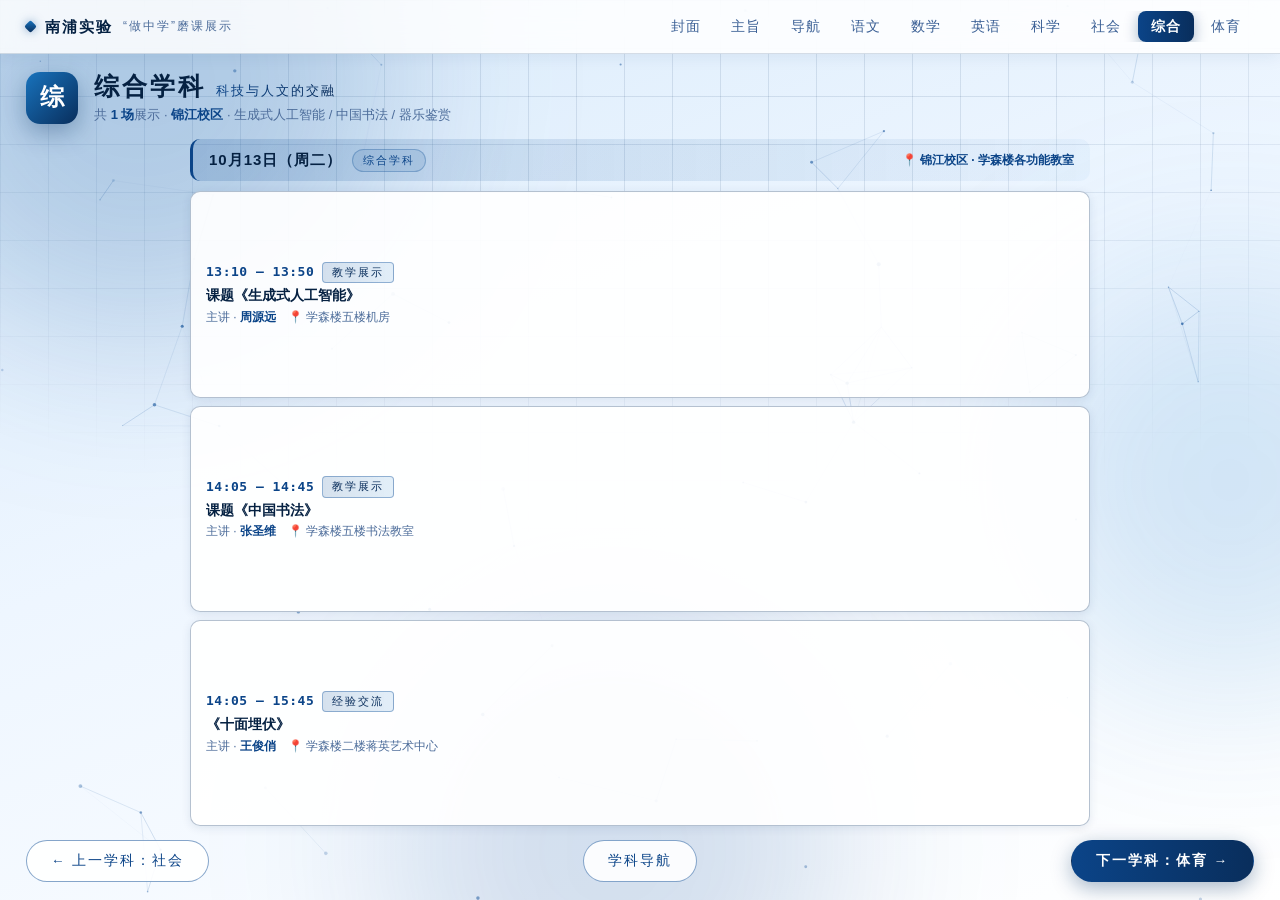
<file: zonghe.html>
<!DOCTYPE html>
<html lang="zh-CN">
<head>
<meta charset="UTF-8">
<meta name="viewport" content="width=device-width, initial-scale=1.0">
<title>综合学科 · “做中学”磨课展示活动</title>
<link rel="stylesheet" href="css/style.css">
</head>
<body>
<div class="bg-grid"></div>
<div class="glow g1"></div><div class="glow g2"></div><div class="glow g3"></div>
<canvas id="particles"></canvas>

<nav class="topbar">
  <a class="logo" href="index.html"><span class="logo-dot"></span>南浦实验 <em>“做中学”磨课展示</em></a>
  <div class="nav-links">
    <a href="index.html">封面</a>
    <a href="zhuzhi.html">主旨</a>
    <a href="menu.html">导航</a>
    <a href="yuwen.html">语文</a>
    <a href="shuxue.html">数学</a>
    <a href="yingyu.html">英语</a>
    <a href="kexue.html">科学</a>
    <a href="shehui.html">社会</a>
    <a href="zonghe.html" class="on">综合</a>
    <a href="tiyu.html">体育</a>
  </div>
</nav>

<div class="screen">
  <div class="sub-head">
    <div class="sub-icon">综</div>
    <div class="sub-info">
      <h1>综合学科<span>科技与人文的交融</span></h1>
      <p>共 <b>1 场</b>展示 · <b>锦江校区</b> · 生成式人工智能 / 中国书法 / 器乐鉴赏</p>
    </div>
  </div>

  <div class="sessions single">
    <div class="s-col">
      <div class="s-col-head">
        <span class="date">10月13日（周二）</span><span class="tag">综合学科</span>
        <span class="loc">📍 <b>锦江校区 · 学森楼各功能教室</b></span>
      </div>
      <div class="s-list">
        <div class="s-item">
          <div class="s-top"><span class="s-time">13:10 — 13:50</span><span class="s-tag">教学展示</span></div>
          <div class="s-title">课题《生成式人工智能》</div>
          <div class="s-meta">主讲 · <b>周源远</b>　📍 学森楼五楼机房</div>
        </div>
        <div class="s-item">
          <div class="s-top"><span class="s-time">14:05 — 14:45</span><span class="s-tag">教学展示</span></div>
          <div class="s-title">课题《中国书法》</div>
          <div class="s-meta">主讲 · <b>张圣维</b>　📍 学森楼五楼书法教室</div>
        </div>
        <div class="s-item">
          <div class="s-top"><span class="s-time">14:05 — 15:45</span><span class="s-tag">经验交流</span></div>
          <div class="s-title">《十面埋伏》</div>
          <div class="s-meta">主讲 · <b>王俊俏</b>　📍 学森楼二楼蒋英艺术中心</div>
        </div>
      </div>
    </div>
  </div>

  <div class="page-nav">
    <a class="btn" href="shehui.html">← 上一学科：社会</a>
    <a class="btn" href="menu.html">学科导航</a>
    <a class="btn primary" href="tiyu.html">下一学科：体育 →</a>
  </div>
</div>

<script src="js/common.js"></script>
</body>
</html>
</file>
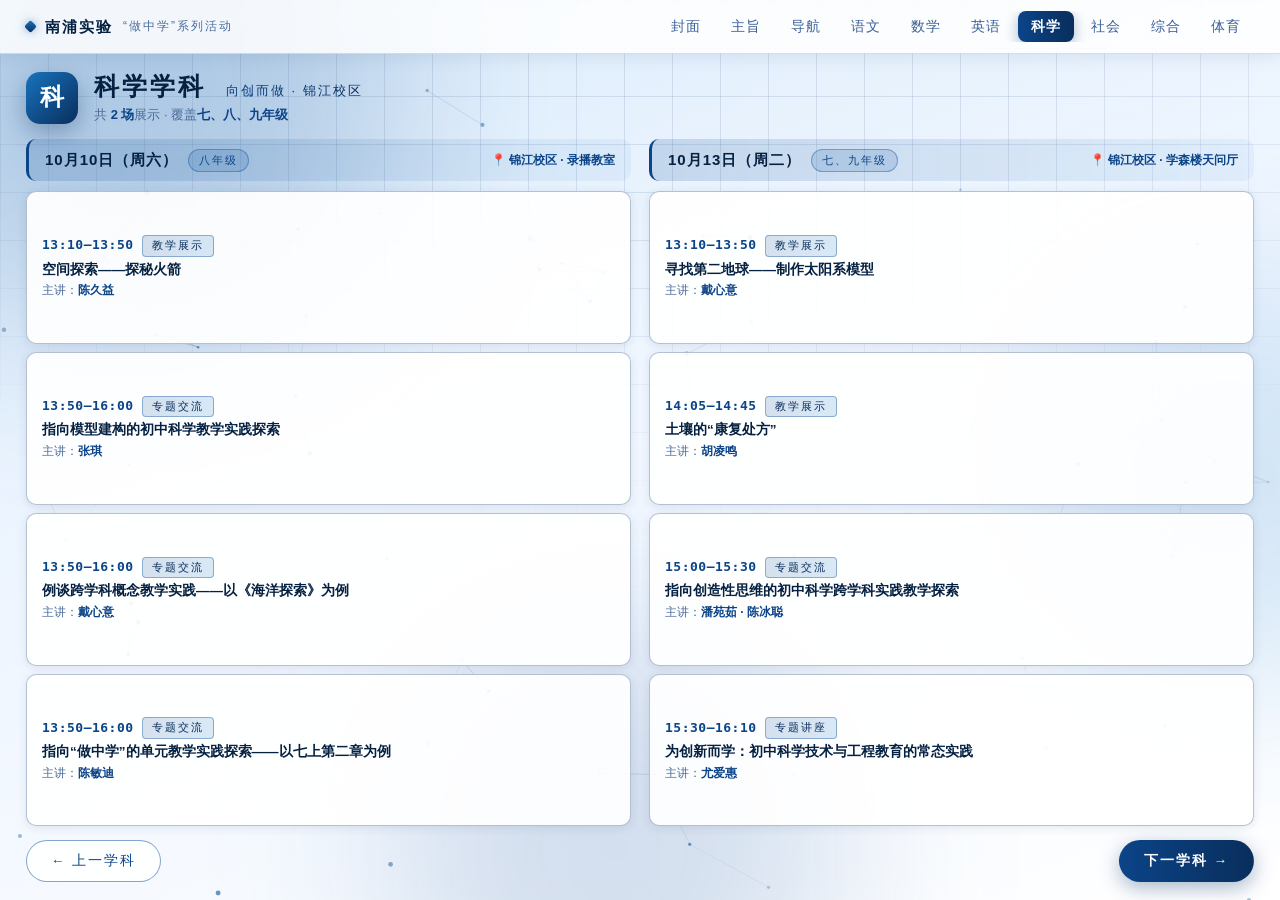
<file: WZNP/kexue.html>
<!DOCTYPE html>
<html lang="zh-CN">
<head>
<meta charset="UTF-8">
<meta name="viewport" content="width=device-width, initial-scale=1.0">
<title>科学学科 · “做中学”系列活动</title>
<link rel="stylesheet" href="css/style.css">
</head>
<body>
<div class="bg-grid"></div>
<div class="glow g1"></div><div class="glow g2"></div><div class="glow g3"></div>
<canvas id="particles"></canvas>

<nav class="topbar">
  <a class="logo" href="index.html"><span class="logo-dot"></span>南浦实验 <em>“做中学”系列活动</em></a>
  <div class="nav-links">
    <a href="index.html">封面</a>
    <a href="zhuzhi.html">主旨</a>
    <a href="menu.html">导航</a>
    <a href="yuwen.html">语文</a>
    <a href="shuxue.html">数学</a>
    <a href="yingyu.html">英语</a>
    <a href="kexue.html" class="on">科学</a>
    <a href="shehui.html">社会</a>
    <a href="zonghe.html">综合</a>
    <a href="tiyu.html">体育</a>
  </div>
</nav>

<div class="screen">
  <div class="sub-head">
    <div class="sub-icon">科</div>
    <div class="sub-info">
      <h1>科学学科 <span>向创而做 · 锦江校区</span></h1>
      <p>共 <b>2 场</b>展示 · 覆盖<b>七、八、九年级</b></p>
    </div>
  </div>

  <div class="sessions">
    <div class="s-col">
      <div class="s-col-head">
        <span class="date">10月10日（周六）</span>
        <span class="tag">八年级</span>
        <span class="loc">📍 <b>锦江校区 · 录播教室</b></span>
      </div>
      <div class="s-list">
        <div class="s-item">
          <div class="s-top"><span class="s-time">13:10—13:50</span><span class="s-tag">教学展示</span></div>
          <div class="s-title">空间探索——探秘火箭</div>
          <div class="s-meta">主讲：<b>陈久益</b></div>
        </div>
        <div class="s-item">
          <div class="s-top"><span class="s-time">13:50—16:00</span><span class="s-tag">专题交流</span></div>
          <div class="s-title">指向模型建构的初中科学教学实践探索</div>
          <div class="s-meta">主讲：<b>张琪</b></div>
        </div>
        <div class="s-item">
          <div class="s-top"><span class="s-time">13:50—16:00</span><span class="s-tag">专题交流</span></div>
          <div class="s-title">例谈跨学科概念教学实践——以《海洋探索》为例</div>
          <div class="s-meta">主讲：<b>戴心意</b></div>
        </div>
        <div class="s-item">
          <div class="s-top"><span class="s-time">13:50—16:00</span><span class="s-tag">专题交流</span></div>
          <div class="s-title">指向“做中学”的单元教学实践探索——以七上第二章为例</div>
          <div class="s-meta">主讲：<b>陈敏迪</b></div>
        </div>
      </div>
    </div>
    <div class="s-col">
      <div class="s-col-head">
        <span class="date">10月13日（周二）</span>
        <span class="tag">七、九年级</span>
        <span class="loc">📍 <b>锦江校区 · 学森楼天问厅</b></span>
      </div>
      <div class="s-list">
        <div class="s-item">
          <div class="s-top"><span class="s-time">13:10—13:50</span><span class="s-tag">教学展示</span></div>
          <div class="s-title">寻找第二地球——制作太阳系模型</div>
          <div class="s-meta">主讲：<b>戴心意</b></div>
        </div>
        <div class="s-item">
          <div class="s-top"><span class="s-time">14:05—14:45</span><span class="s-tag">教学展示</span></div>
          <div class="s-title">土壤的“康复处方”</div>
          <div class="s-meta">主讲：<b>胡凌鸣</b></div>
        </div>
        <div class="s-item">
          <div class="s-top"><span class="s-time">15:00—15:30</span><span class="s-tag">专题交流</span></div>
          <div class="s-title">指向创造性思维的初中科学跨学科实践教学探索</div>
          <div class="s-meta">主讲：<b>潘苑茹 · 陈冰聪</b></div>
        </div>
        <div class="s-item">
          <div class="s-top"><span class="s-time">15:30—16:10</span><span class="s-tag">专题讲座</span></div>
          <div class="s-title">为创新而学：初中科学技术与工程教育的常态实践</div>
          <div class="s-meta">主讲：<b>尤爱惠</b></div>
        </div>
      </div>
    </div>
  </div>

  <div class="page-nav">
    <a class="btn" href="yingyu.html">← 上一学科</a>
    <a class="btn primary" href="shehui.html">下一学科 →</a>
  </div>
</div>

<script src="js/common.js"></script>
</body>
</html>
</file>
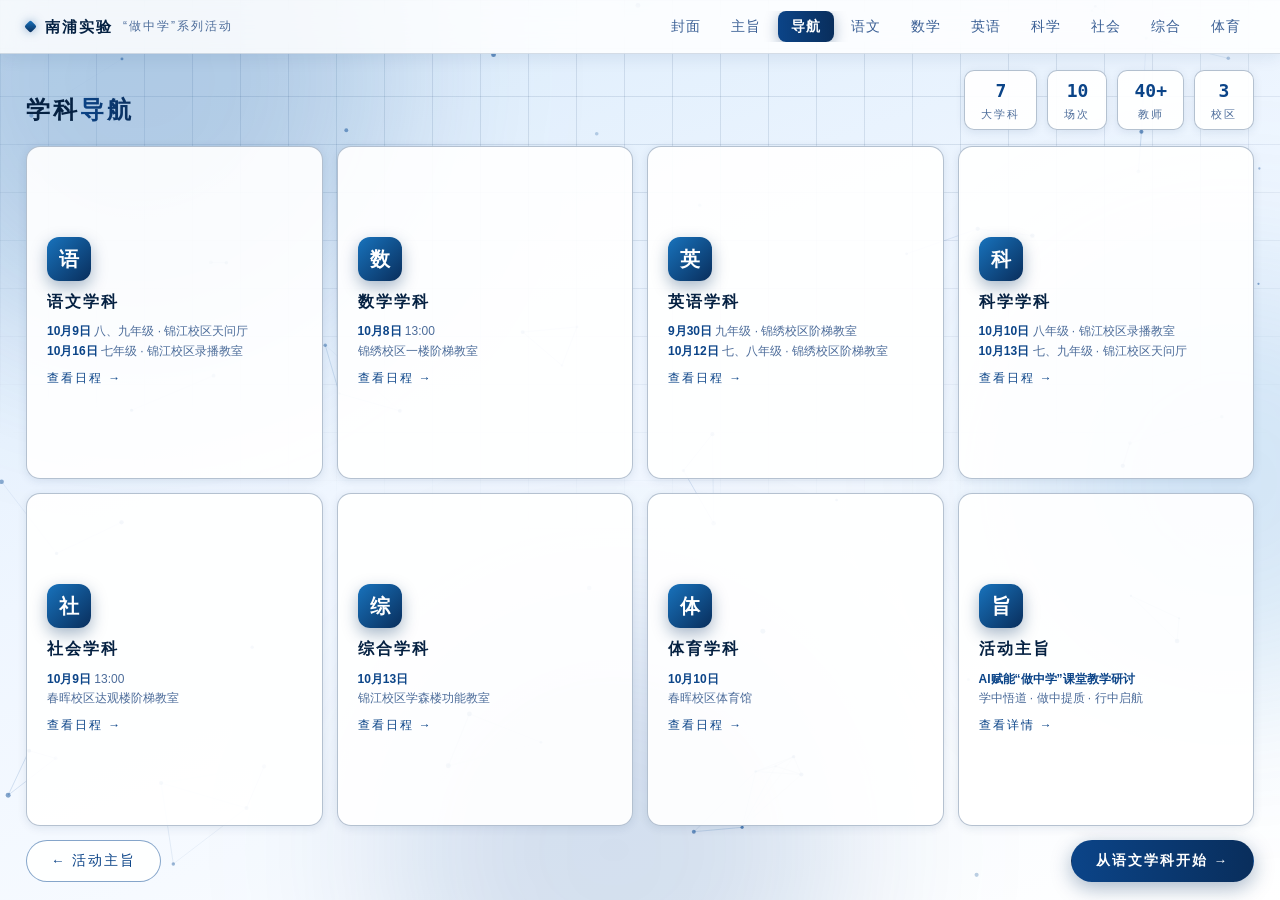
<file: WZNP/menu.html>
<!DOCTYPE html>
<html lang="zh-CN">
<head>
<meta charset="UTF-8">
<meta name="viewport" content="width=device-width, initial-scale=1.0">
<title>学科导航 · “做中学”系列活动</title>
<link rel="stylesheet" href="css/style.css">
</head>
<body>
<div class="bg-grid"></div>
<div class="glow g1"></div><div class="glow g2"></div><div class="glow g3"></div>
<canvas id="particles"></canvas>

<nav class="topbar">
  <a class="logo" href="index.html"><span class="logo-dot"></span>南浦实验 <em>“做中学”系列活动</em></a>
  <div class="nav-links">
    <a href="index.html">封面</a>
    <a href="zhuzhi.html">主旨</a>
    <a href="menu.html" class="on">导航</a>
    <a href="yuwen.html">语文</a>
    <a href="shuxue.html">数学</a>
    <a href="yingyu.html">英语</a>
    <a href="kexue.html">科学</a>
    <a href="shehui.html">社会</a>
    <a href="zonghe.html">综合</a>
    <a href="tiyu.html">体育</a>
  </div>
</nav>

<div class="screen">
  <div class="menu-head">
    <h1>学科<em>导航</em></h1>
    <div class="menu-stats">
      <div class="mstat"><div class="n">7</div><div class="l">大学科</div></div>
      <div class="mstat"><div class="n">10</div><div class="l">场次</div></div>
      <div class="mstat"><div class="n">40+</div><div class="l">教师</div></div>
      <div class="mstat"><div class="n">3</div><div class="l">校区</div></div>
    </div>
  </div>

  <div class="menu-grid">
    <a class="mcard" href="yuwen.html">
      <div class="mi">语</div>
      <h3>语文学科</h3>
      <div class="mline"><b>10月9日</b> 八、九年级 · 锦江校区天问厅<br><b>10月16日</b> 七年级 · 锦江校区录播教室</div>
      <div class="go">查看日程 →</div>
    </a>
    <a class="mcard" href="shuxue.html">
      <div class="mi">数</div>
      <h3>数学学科</h3>
      <div class="mline"><b>10月8日</b> 13:00<br>锦绣校区一楼阶梯教室</div>
      <div class="go">查看日程 →</div>
    </a>
    <a class="mcard" href="yingyu.html">
      <div class="mi">英</div>
      <h3>英语学科</h3>
      <div class="mline"><b>9月30日</b> 九年级 · 锦绣校区阶梯教室<br><b>10月12日</b> 七、八年级 · 锦绣校区阶梯教室</div>
      <div class="go">查看日程 →</div>
    </a>
    <a class="mcard" href="kexue.html">
      <div class="mi">科</div>
      <h3>科学学科</h3>
      <div class="mline"><b>10月10日</b> 八年级 · 锦江校区录播教室<br><b>10月13日</b> 七、九年级 · 锦江校区天问厅</div>
      <div class="go">查看日程 →</div>
    </a>
    <a class="mcard" href="shehui.html">
      <div class="mi">社</div>
      <h3>社会学科</h3>
      <div class="mline"><b>10月9日</b> 13:00<br>春晖校区达观楼阶梯教室</div>
      <div class="go">查看日程 →</div>
    </a>
    <a class="mcard" href="zonghe.html">
      <div class="mi">综</div>
      <h3>综合学科</h3>
      <div class="mline"><b>10月13日</b><br>锦江校区学森楼功能教室</div>
      <div class="go">查看日程 →</div>
    </a>
    <a class="mcard" href="tiyu.html">
      <div class="mi">体</div>
      <h3>体育学科</h3>
      <div class="mline"><b>10月10日</b><br>春晖校区体育馆</div>
      <div class="go">查看日程 →</div>
    </a>
    <a class="mcard" href="zhuzhi.html">
      <div class="mi">旨</div>
      <h3>活动主旨</h3>
      <div class="mline"><b>AI赋能“做中学”课堂教学研讨</b><br>学中悟道 · 做中提质 · 行中启航</div>
      <div class="go">查看详情 →</div>
    </a>
  </div>

  <div class="page-nav">
    <a class="btn" href="zhuzhi.html">← 活动主旨</a>
    <a class="btn primary" href="yuwen.html">从语文学科开始 →</a>
  </div>
</div>

<script src="js/common.js"></script>
</body>
</html>
</file>
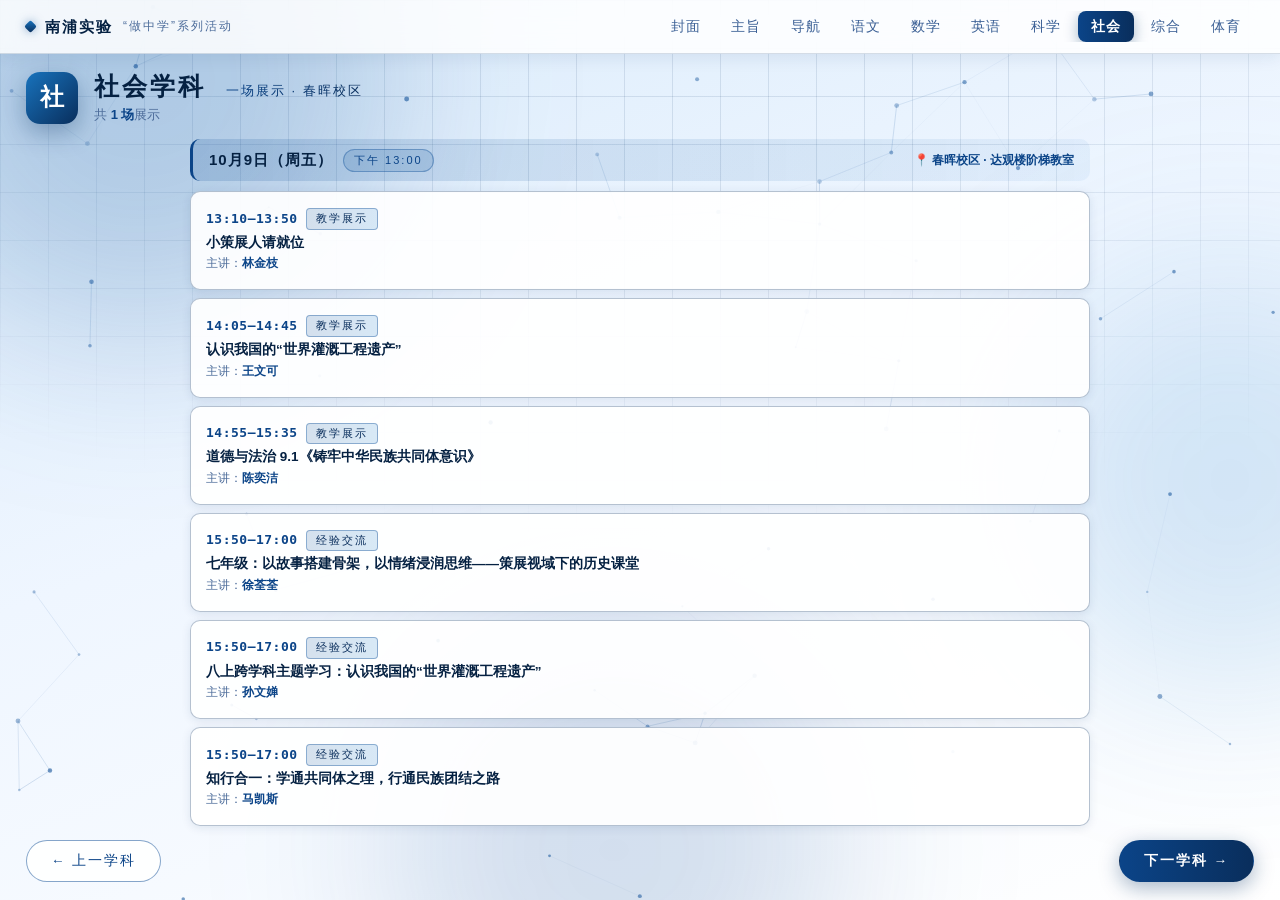
<file: WZNP/shehui.html>
<!DOCTYPE html>
<html lang="zh-CN">
<head>
<meta charset="UTF-8">
<meta name="viewport" content="width=device-width, initial-scale=1.0">
<title>社会学科 · “做中学”系列活动</title>
<link rel="stylesheet" href="css/style.css">
</head>
<body>
<div class="bg-grid"></div>
<div class="glow g1"></div><div class="glow g2"></div><div class="glow g3"></div>
<canvas id="particles"></canvas>

<nav class="topbar">
  <a class="logo" href="index.html"><span class="logo-dot"></span>南浦实验 <em>“做中学”系列活动</em></a>
  <div class="nav-links">
    <a href="index.html">封面</a>
    <a href="zhuzhi.html">主旨</a>
    <a href="menu.html">导航</a>
    <a href="yuwen.html">语文</a>
    <a href="shuxue.html">数学</a>
    <a href="yingyu.html">英语</a>
    <a href="kexue.html">科学</a>
    <a href="shehui.html" class="on">社会</a>
    <a href="zonghe.html">综合</a>
    <a href="tiyu.html">体育</a>
  </div>
</nav>

<div class="screen">
  <div class="sub-head">
    <div class="sub-icon">社</div>
    <div class="sub-info">
      <h1>社会学科 <span>一场展示 · 春晖校区</span></h1>
      <p>共 <b>1 场</b>展示</p>
    </div>
  </div>

  <div class="sessions single">
    <div class="s-col">
      <div class="s-col-head">
        <span class="date">10月9日（周五）</span>
        <span class="tag">下午 13:00</span>
        <span class="loc">📍 <b>春晖校区 · 达观楼阶梯教室</b></span>
      </div>
      <div class="s-list">
        <div class="s-item">
          <div class="s-top"><span class="s-time">13:10—13:50</span><span class="s-tag">教学展示</span></div>
          <div class="s-title">小策展人请就位</div>
          <div class="s-meta">主讲：<b>林金枝</b></div>
        </div>
        <div class="s-item">
          <div class="s-top"><span class="s-time">14:05—14:45</span><span class="s-tag">教学展示</span></div>
          <div class="s-title">认识我国的“世界灌溉工程遗产”</div>
          <div class="s-meta">主讲：<b>王文可</b></div>
        </div>
        <div class="s-item">
          <div class="s-top"><span class="s-time">14:55—15:35</span><span class="s-tag">教学展示</span></div>
          <div class="s-title">道德与法治 9.1《铸牢中华民族共同体意识》</div>
          <div class="s-meta">主讲：<b>陈奕洁</b></div>
        </div>
        <div class="s-item">
          <div class="s-top"><span class="s-time">15:50—17:00</span><span class="s-tag">经验交流</span></div>
          <div class="s-title">七年级：以故事搭建骨架，以情绪浸润思维——策展视域下的历史课堂</div>
          <div class="s-meta">主讲：<b>徐荃荃</b></div>
        </div>
        <div class="s-item">
          <div class="s-top"><span class="s-time">15:50—17:00</span><span class="s-tag">经验交流</span></div>
          <div class="s-title">八上跨学科主题学习：认识我国的“世界灌溉工程遗产”</div>
          <div class="s-meta">主讲：<b>孙文婵</b></div>
        </div>
        <div class="s-item">
          <div class="s-top"><span class="s-time">15:50—17:00</span><span class="s-tag">经验交流</span></div>
          <div class="s-title">知行合一：学通共同体之理，行通民族团结之路</div>
          <div class="s-meta">主讲：<b>马凯斯</b></div>
        </div>
      </div>
    </div>
  </div>

  <div class="page-nav">
    <a class="btn" href="kexue.html">← 上一学科</a>
    <a class="btn primary" href="zonghe.html">下一学科 →</a>
  </div>
</div>

<script src="js/common.js"></script>
</body>
</html>
</file>
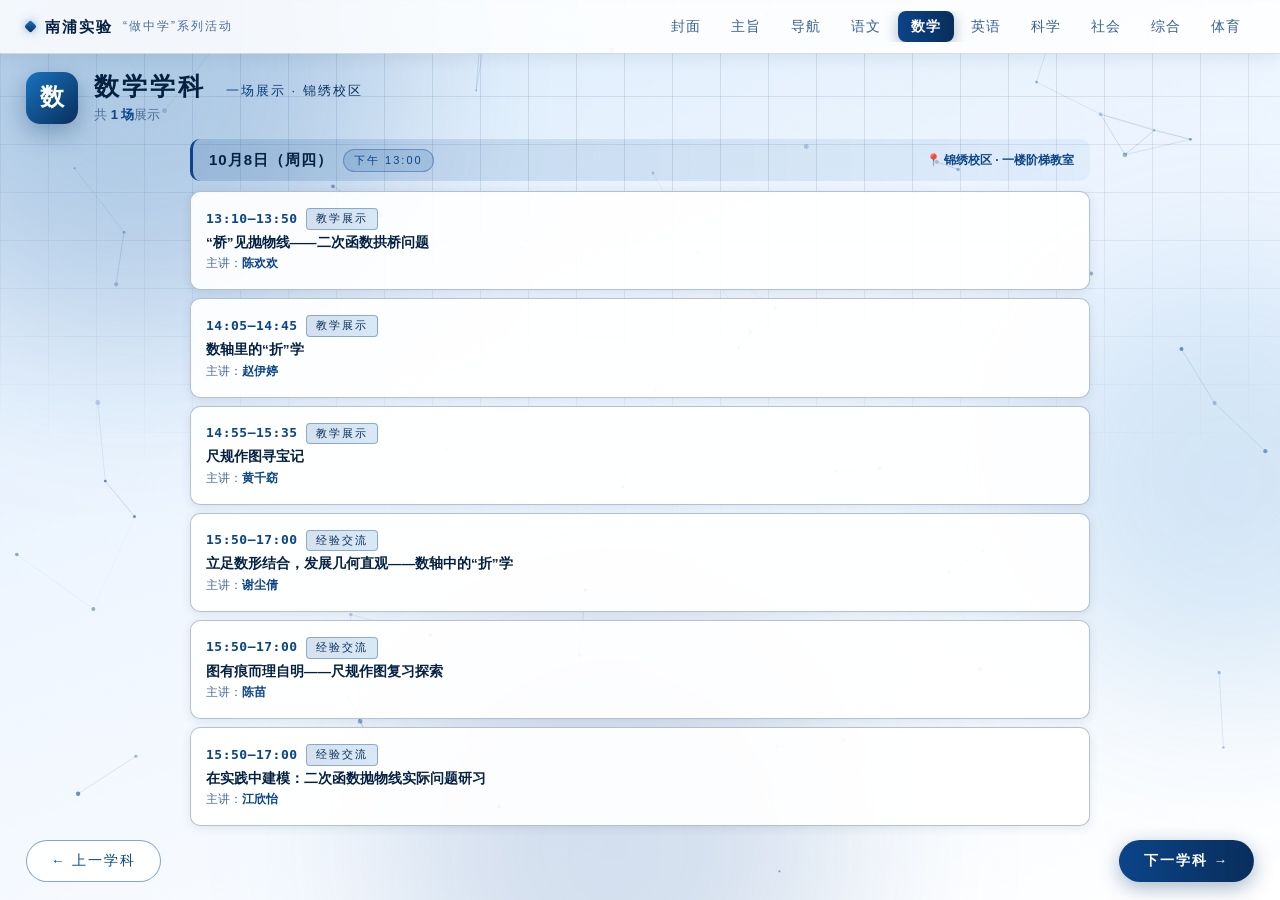
<file: WZNP/shuxue.html>
<!DOCTYPE html>
<html lang="zh-CN">
<head>
<meta charset="UTF-8">
<meta name="viewport" content="width=device-width, initial-scale=1.0">
<title>数学学科 · “做中学”系列活动</title>
<link rel="stylesheet" href="css/style.css">
</head>
<body>
<div class="bg-grid"></div>
<div class="glow g1"></div><div class="glow g2"></div><div class="glow g3"></div>
<canvas id="particles"></canvas>

<nav class="topbar">
  <a class="logo" href="index.html"><span class="logo-dot"></span>南浦实验 <em>“做中学”系列活动</em></a>
  <div class="nav-links">
    <a href="index.html">封面</a>
    <a href="zhuzhi.html">主旨</a>
    <a href="menu.html">导航</a>
    <a href="yuwen.html">语文</a>
    <a href="shuxue.html" class="on">数学</a>
    <a href="yingyu.html">英语</a>
    <a href="kexue.html">科学</a>
    <a href="shehui.html">社会</a>
    <a href="zonghe.html">综合</a>
    <a href="tiyu.html">体育</a>
  </div>
</nav>

<div class="screen">
  <div class="sub-head">
    <div class="sub-icon">数</div>
    <div class="sub-info">
      <h1>数学学科 <span>一场展示 · 锦绣校区</span></h1>
      <p>共 <b>1 场</b>展示</p>
    </div>
  </div>

  <div class="sessions single">
    <div class="s-col">
      <div class="s-col-head">
        <span class="date">10月8日（周四）</span>
        <span class="tag">下午 13:00</span>
        <span class="loc">📍 <b>锦绣校区 · 一楼阶梯教室</b></span>
      </div>
      <div class="s-list">
        <div class="s-item">
          <div class="s-top"><span class="s-time">13:10—13:50</span><span class="s-tag">教学展示</span></div>
          <div class="s-title">“桥”见抛物线——二次函数拱桥问题</div>
          <div class="s-meta">主讲：<b>陈欢欢</b></div>
        </div>
        <div class="s-item">
          <div class="s-top"><span class="s-time">14:05—14:45</span><span class="s-tag">教学展示</span></div>
          <div class="s-title">数轴里的“折”学</div>
          <div class="s-meta">主讲：<b>赵伊婷</b></div>
        </div>
        <div class="s-item">
          <div class="s-top"><span class="s-time">14:55—15:35</span><span class="s-tag">教学展示</span></div>
          <div class="s-title">尺规作图寻宝记</div>
          <div class="s-meta">主讲：<b>黄千窈</b></div>
        </div>
        <div class="s-item">
          <div class="s-top"><span class="s-time">15:50—17:00</span><span class="s-tag">经验交流</span></div>
          <div class="s-title">立足数形结合，发展几何直观——数轴中的“折”学</div>
          <div class="s-meta">主讲：<b>谢尘倩</b></div>
        </div>
        <div class="s-item">
          <div class="s-top"><span class="s-time">15:50—17:00</span><span class="s-tag">经验交流</span></div>
          <div class="s-title">图有痕而理自明——尺规作图复习探索</div>
          <div class="s-meta">主讲：<b>陈苗</b></div>
        </div>
        <div class="s-item">
          <div class="s-top"><span class="s-time">15:50—17:00</span><span class="s-tag">经验交流</span></div>
          <div class="s-title">在实践中建模：二次函数抛物线实际问题研习</div>
          <div class="s-meta">主讲：<b>江欣怡</b></div>
        </div>
      </div>
    </div>
  </div>

  <div class="page-nav">
    <a class="btn" href="yuwen.html">← 上一学科</a>
    <a class="btn primary" href="yingyu.html">下一学科 →</a>
  </div>
</div>

<script src="js/common.js"></script>
</body>
</html>
</file>
<file: css/style.css>
:root{
  --bg:#e6f1fd;
  --card:rgba(255,255,255,.92);
  --card-border:rgba(10,52,100,.30);
  --ink:#052142;
  --muted:#4c6c9a;
  --accent:#0b4488;
  --blue:#092e5c;
  --cyan:#1873bd;
}
*{margin:0;padding:0;box-sizing:border-box;}
html,body{height:100%;}
body{
  font-family:"PingFang SC","Microsoft YaHei","Segoe UI",sans-serif;
  background:linear-gradient(160deg,#d9ebfb 0%,#eef6ff 45%,#ffffff 100%);
  color:var(--ink);
  overflow:hidden;
  line-height:1.6;
}
a{text-decoration:none;}

/* ---------- 背景层（蓝白科技感） ---------- */
.bg-grid{
  position:fixed;inset:0;z-index:0;pointer-events:none;
  background-image:
    linear-gradient(rgba(10,52,100,.11) 1px,transparent 1px),
    linear-gradient(90deg,rgba(10,52,100,.11) 1px,transparent 1px);
  background-size:48px 48px;
  mask-image:radial-gradient(ellipse 90% 60% at 50% 0%,#000 40%,transparent 100%);
  -webkit-mask-image:radial-gradient(ellipse 90% 60% at 50% 0%,#000 40%,transparent 100%);
}
.glow{position:fixed;border-radius:50%;filter:blur(90px);z-index:0;pointer-events:none;}
.glow.g1{width:520px;height:520px;background:rgba(13,77,150,.22);top:-180px;left:-120px;}
.glow.g2{width:420px;height:420px;background:rgba(29,124,201,.16);top:30%;right:-160px;}
.glow.g3{width:460px;height:460px;background:rgba(13,77,150,.16);bottom:-180px;left:30%;}
#particles{position:fixed;inset:0;z-index:0;pointer-events:none;}

/* ---------- 吸顶导航 ---------- */
.topbar{
  position:fixed;top:0;left:0;right:0;z-index:50;
  display:flex;align-items:center;gap:20px;padding:0 26px;height:54px;
  background:rgba(255,255,255,.85);backdrop-filter:blur(14px);
  border-bottom:1px solid rgba(10,52,100,.16);
  box-shadow:0 2px 18px rgba(10,52,100,.08);
}
.logo{display:flex;align-items:center;gap:10px;color:var(--ink);font-size:15px;font-weight:700;letter-spacing:2px;white-space:nowrap;}
.logo em{font-style:normal;font-size:12px;color:var(--muted);font-weight:400;}
.logo-dot{width:9px;height:9px;flex:none;background:linear-gradient(135deg,#1873bd,var(--blue));border-radius:2px;box-shadow:0 0 10px rgba(13,77,150,.5);transform:rotate(45deg);animation:pulse 1.6s infinite;}
@keyframes pulse{0%,100%{opacity:1}50%{opacity:.35}}
.nav-links{margin-left:auto;display:flex;gap:4px;overflow-x:auto;scrollbar-width:none;}
.nav-links::-webkit-scrollbar{display:none;}
.nav-links a{
  padding:5px 13px;border-radius:8px;font-size:13.5px;color:#3a5f95;
  letter-spacing:1px;white-space:nowrap;transition:.2s;
}
.nav-links a:hover{color:var(--accent);background:rgba(13,77,150,.08);}
.nav-links a.on{
  color:#fff;font-weight:700;
  background:linear-gradient(90deg,var(--accent),var(--blue));
  box-shadow:0 4px 14px rgba(10,52,100,.35);
}

/* ---------- 一屏页面骨架 ---------- */
.screen{
  position:relative;z-index:2;height:100vh;
  display:flex;flex-direction:column;
  max-width:1280px;width:100%;margin:0 auto;
  padding:70px 26px 18px;
}

/* 学科页头 */
.sub-head{display:flex;align-items:center;gap:16px;margin-bottom:14px;animation:fadeUp .5s ease;}
.sub-icon{
  width:52px;height:52px;flex:none;border-radius:14px;
  display:flex;align-items:center;justify-content:center;
  font-size:24px;font-weight:800;color:#fff;
  background:linear-gradient(135deg,#1873bd,var(--blue));
  box-shadow:0 8px 24px rgba(10,52,100,.35);
}
.sub-info h1{font-size:25px;letter-spacing:3px;color:#052142;line-height:1.3;}
.sub-info h1 span{
  font-size:13px;letter-spacing:2px;font-weight:400;
  background:linear-gradient(90deg,#0b4488,#092e5c);
  -webkit-background-clip:text;background-clip:text;-webkit-text-fill-color:transparent;
  margin-left:10px;
}
.sub-info p{font-size:13px;color:var(--muted);margin-top:2px;}
.sub-info p b{color:var(--accent);font-weight:600;}

/* 学科横幅 */
.s-banner{
  margin-bottom:12px;padding:10px 18px;border-radius:10px;text-align:center;
  background:linear-gradient(90deg,rgba(13,77,150,.17),rgba(29,124,201,.08),rgba(13,77,150,.17));
  border:1px solid rgba(13,77,150,.38);font-size:14.5px;font-weight:700;
  letter-spacing:3px;color:#092e5c;animation:fadeUp .5s ease;
}

/* 日程列 */
.sessions{flex:1;display:flex;gap:18px;min-height:0;animation:fadeUp .6s ease;}
.sessions.single{max-width:900px;margin:0 auto;width:100%;}
.s-col{flex:1;display:flex;flex-direction:column;min-width:0;min-height:0;}
.s-col-head{
  padding:9px 16px;border-radius:10px;margin-bottom:10px;
  background:linear-gradient(90deg,rgba(13,77,150,.17),rgba(29,124,201,.04));
  border-left:3px solid #0b4488;
  display:flex;flex-wrap:wrap;align-items:center;gap:6px 10px;
}
.s-col-head .date{font-size:15px;font-weight:700;color:#052142;letter-spacing:1px;}
.s-col-head .tag{
  padding:2px 10px;border-radius:999px;font-size:11px;letter-spacing:2px;
  background:rgba(13,77,150,.10);color:var(--accent);border:1px solid rgba(13,77,150,.30);
}
.s-col-head .loc{margin-left:auto;font-size:12px;color:var(--muted);}
.s-col-head .loc b{color:var(--accent);font-weight:600;}

.s-list{flex:1;display:flex;flex-direction:column;gap:8px;min-height:0;}
.s-item{
  flex:1;min-height:0;overflow:hidden;
  background:var(--card);border:1px solid var(--card-border);border-radius:10px;
  padding:8px 15px;display:flex;flex-direction:column;justify-content:center;
  box-shadow:0 2px 10px rgba(10,52,100,.10);
  transition:border-color .25s, box-shadow .25s, transform .25s;
}
.s-item:hover{
  border-color:rgba(13,77,150,.5);
  box-shadow:0 8px 24px rgba(10,52,100,.18);
  transform:translateY(-2px);
}
.s-top{display:flex;flex-wrap:wrap;align-items:center;gap:8px;}
.s-time{font-family:"Consolas","DIN Alternate",monospace;font-weight:700;color:var(--accent);font-size:13px;letter-spacing:.5px;}
.s-tag{
  font-size:11px;padding:1px 9px;border-radius:4px;letter-spacing:2px;
  background:linear-gradient(90deg,rgba(13,77,150,.17),rgba(29,124,201,.12));
  border:1px solid rgba(13,77,150,.38);color:#092e5c;
}
.s-title{font-size:13.5px;color:#052142;font-weight:600;margin-top:3px;line-height:1.45;}
.s-meta{font-size:12px;color:var(--muted);margin-top:2px;}
.s-meta b{color:var(--accent);font-weight:600;}
.s-line{display:flex;flex-wrap:wrap;align-items:baseline;gap:8px;margin-top:3px;}
.s-line .st{font-size:13px;color:#052142;font-weight:600;}
.s-line .sp{font-size:12px;color:var(--muted);white-space:nowrap;}
.s-line .sp b{color:var(--accent);font-weight:600;}

/* 页底导航 */
.page-nav{display:flex;justify-content:space-between;gap:12px;margin-top:14px;animation:fadeUp .7s ease;}
.btn{
  padding:9px 24px;border-radius:999px;font-size:13.5px;letter-spacing:2px;
  border:1px solid rgba(13,77,150,.50);color:var(--accent);
  background:rgba(255,255,255,.9);transition:.25s;white-space:nowrap;
}
.btn:hover{
  border-color:var(--accent);color:#fff;
  background:linear-gradient(90deg,#0b4488,#092e5c);
  box-shadow:0 6px 20px rgba(10,52,100,.35);transform:translateY(-2px);
}
.btn.primary{
  color:#fff;font-weight:700;
  background:linear-gradient(90deg,var(--accent),var(--blue));
  border-color:transparent;box-shadow:0 6px 20px rgba(10,52,100,.35);
}
.btn.primary:hover{filter:brightness(1.08);box-shadow:0 10px 28px rgba(10,52,100,.5);}

@keyframes fadeUp{from{opacity:0;transform:translateY(14px)}to{opacity:1;transform:none}}

/* ---------- 封面页 ---------- */
.cover{
  position:relative;z-index:2;height:100vh;
  display:flex;flex-direction:column;align-items:center;justify-content:center;
  text-align:center;padding:24px;
}
.cover-logo{
  width:min(340px,34vh);height:auto;object-fit:contain;margin-bottom:16px;
  filter:drop-shadow(0 12px 30px rgba(10,52,100,.35));
  animation:fadeUp .5s ease;
}
.ring{position:absolute;border-radius:50%;pointer-events:none;}
.r1{width:640px;height:640px;border:1px dashed rgba(13,77,150,.30);animation:spin 40s linear infinite;}
.r2{width:480px;height:480px;border:1px solid rgba(29,124,201,.22);animation:spin 30s linear infinite reverse;}
.r3{width:820px;height:820px;border:1px dashed rgba(13,77,150,.17);animation:spin 70s linear infinite;}
@keyframes spin{to{transform:rotate(360deg)}}
.cover-badge{
  display:inline-flex;align-items:center;gap:12px;
  padding:11px 30px;border-radius:999px;
  border:1px solid rgba(13,77,150,.50);
  background:linear-gradient(90deg,rgba(13,77,150,.10),rgba(29,124,201,.06));
  font-size:21px;font-weight:700;letter-spacing:2px;color:var(--accent);
  box-shadow:0 0 14px rgba(13,77,150,.17);
  margin-bottom:18px;animation:fadeUp .6s ease;
}
.cover-badge .dot{width:8px;height:8px;border-radius:50%;background:#0b4488;box-shadow:0 0 10px rgba(13,77,150,.6);animation:pulse 1.6s infinite;}
.cover-title{
  font-size:clamp(30px,5.4vw,54px);font-weight:800;letter-spacing:3px;line-height:1.35;
  background:linear-gradient(180deg,#052142 15%,#0b4488 60%,#1873bd 100%);
  -webkit-background-clip:text;background-clip:text;-webkit-text-fill-color:transparent;
  animation:fadeUp .7s ease;
}
.cover-sub{font-size:clamp(13px,1.8vw,17px);color:#2f5286;letter-spacing:8px;margin-top:14px;animation:fadeUp .8s ease;}
.cover-line{
  width:260px;height:2px;margin:14px auto;
  background:linear-gradient(90deg,transparent,#0b4488,transparent);position:relative;
  animation:fadeUp .9s ease;
}
.cover-line::after{content:"";position:absolute;left:50%;top:-3px;width:8px;height:8px;transform:translateX(-50%) rotate(45deg);background:#0b4488;box-shadow:0 0 14px rgba(13,77,150,.5);}
.cover-org{font-size:14px;color:#2f5286;letter-spacing:4px;animation:fadeUp 1s ease;}
.cover-btn{
  margin-top:24px;padding:14px 52px;border-radius:999px;
  font-size:16px;font-weight:700;letter-spacing:5px;color:#fff;
  background:linear-gradient(90deg,#0b4488,#092e5c);
  box-shadow:0 10px 34px rgba(10,52,100,.4);
  transition:.3s;animation:fadeUp 1.1s ease;
  display:inline-flex;align-items:center;gap:10px;
}
.cover-btn:hover{transform:translateY(-3px) scale(1.03);box-shadow:0 16px 46px rgba(10,52,100,.55);}
.cover-btn .arrow{animation:nudge 1.4s infinite;}
@keyframes nudge{0%,100%{transform:translateX(0)}50%{transform:translateX(5px)}}
.cover-foot{
  position:absolute;bottom:24px;left:0;right:0;text-align:center;
  font-size:12px;color:#6f8dbb;letter-spacing:3px;
  animation:fadeUp 1.2s ease;
}

/* ---------- 学科导航页 ---------- */
.menu-head{display:flex;flex-wrap:wrap;align-items:flex-end;gap:14px 24px;margin-bottom:16px;animation:fadeUp .5s ease;}
.menu-head h1{font-size:24px;letter-spacing:3px;color:#052142;}
.menu-head h1 em{font-style:normal;
  background:linear-gradient(90deg,#0b4488,#092e5c);
  -webkit-background-clip:text;background-clip:text;-webkit-text-fill-color:transparent;}
.menu-stats{margin-left:auto;display:flex;gap:10px;flex-wrap:wrap;}
.mstat{
  padding:6px 16px;border-radius:10px;text-align:center;
  background:var(--card);border:1px solid var(--card-border);
  box-shadow:0 2px 10px rgba(10,52,100,.10);
}
.mstat .n{font-size:18px;font-weight:800;color:var(--accent);font-family:"Consolas",monospace;}
.mstat .l{font-size:10.5px;color:var(--muted);letter-spacing:2px;}
.menu-grid{
  flex:1;display:grid;gap:14px;min-height:0;
  grid-template-columns:repeat(4,1fr);grid-auto-rows:1fr;
  animation:fadeUp .6s ease;
}
.mcard{
  position:relative;display:flex;flex-direction:column;justify-content:center;gap:8px;
  background:var(--card);border:1px solid var(--card-border);border-radius:14px;
  padding:18px 20px;color:var(--ink);
  box-shadow:0 2px 10px rgba(10,52,100,.10);
  transition:transform .25s, border-color .25s, box-shadow .25s;
  overflow:hidden;
}
.mcard::after{
  content:"";position:absolute;top:0;left:0;right:0;height:2px;
  background:linear-gradient(90deg,transparent,#0b4488,transparent);opacity:0;transition:.25s;
}
.mcard:hover{transform:translateY(-4px);border-color:rgba(13,77,150,.45);box-shadow:0 14px 34px rgba(10,52,100,.18);}
.mcard:hover::after{opacity:1;}
.mcard .mi{
  width:44px;height:44px;border-radius:12px;display:flex;align-items:center;justify-content:center;
  font-size:20px;font-weight:800;color:#fff;
  background:linear-gradient(135deg,#1873bd,var(--blue));
  box-shadow:0 6px 16px rgba(10,52,100,.35);
}
.mcard h3{font-size:16px;letter-spacing:2px;color:#052142;}
.mcard .mline{font-size:12px;color:var(--muted);line-height:1.6;}
.mcard .mline b{color:var(--accent);font-weight:600;}
.mcard .go{font-size:12px;color:var(--accent);letter-spacing:2px;}
.mcard.info{border-style:dashed;background:rgba(13,77,150,.04);}
.mcard.info .kw{font-size:13.5px;color:#33507b;line-height:1.9;letter-spacing:1px;}
.mcard.info .kw span{color:var(--accent);font-weight:700;}

/* ---------- 响应式 ---------- */
@media (max-height:800px){
  .cover-logo{width:min(260px,28vh);height:auto;margin-bottom:12px;}
  .cover-badge{font-size:17px;padding:9px 24px;letter-spacing:1.5px;}
  .cover-title{font-size:clamp(24px,4.6vw,44px);}
  .sub-info h1{font-size:21px;}
  .sub-icon{width:44px;height:44px;font-size:20px;}
  .s-title,.s-line .st{font-size:12.5px;}
  .s-meta,.s-line .sp,.s-col-head .loc{font-size:11.5px;}
  .screen{padding-top:64px;}
}
@media (max-width:860px){
  .menu-grid{grid-template-columns:repeat(2,1fr);}
  .sessions{flex-direction:column;overflow-y:auto;}
  .logo em{display:none;}
}
@media (max-width:640px){
  body{overflow:auto;}
  .screen,.cover{height:auto;min-height:100vh;}
  .sessions.single{max-width:100%;}
  .menu-grid{grid-auto-rows:minmax(130px,auto);}
  .page-nav{flex-direction:column;}
  .btn{text-align:center;}
  .cover-logo{width:min(220px,55vw);height:auto;}
  .cover-badge{font-size:15px;padding:9px 18px;letter-spacing:1px;}
}

/* ---------- 活动主旨页（简洁大气 · 左对齐） ---------- */
.z-wrap{
  max-width:960px;width:100%;margin:0 auto;flex:1;min-height:0;
  display:flex;flex-direction:column;justify-content:center;gap:28px;
  animation:fadeUp .6s ease;overflow:hidden;
}
.z-label{
  display:flex;align-items:center;gap:12px;
  font-size:13px;letter-spacing:4px;color:var(--accent);font-weight:600;
}
.z-label::before{content:"";width:26px;height:2px;background:var(--accent);}
.z-theme{
  font-size:clamp(24px,3.4vw,34px);font-weight:800;letter-spacing:3px;
  color:#052142;line-height:1.45;margin-top:6px;
}
.z-text{max-width:840px;}
.z-text p{color:#33497c;font-size:15px;line-height:2;text-align:justify;text-indent:2em;}
.z-text p b{color:var(--accent);font-weight:600;}
.z-kws{display:flex;gap:40px;flex-wrap:wrap;}
.z-item{border-left:2px solid rgba(13,77,150,.50);padding-left:16px;}
.z-item .no{font-size:12px;letter-spacing:3px;color:var(--accent);font-family:"Consolas",monospace;}
.z-item .t{font-size:19px;font-weight:800;letter-spacing:2px;color:#052142;margin:2px 0;}
.z-item .t span{color:var(--accent);}
.z-item .d{font-size:12px;color:var(--muted);letter-spacing:1px;}
.z-foot{color:var(--muted);font-size:13px;letter-spacing:2px;}
@media (max-width:640px){.z-kws{flex-direction:column;gap:18px;}}
</file>
<file: WZNP/css/style.css>
:root{
  --bg:#e6f1fd;
  --card:rgba(255,255,255,.92);
  --card-border:rgba(10,52,100,.30);
  --ink:#052142;
  --muted:#4c6c9a;
  --accent:#0b4488;
  --blue:#092e5c;
  --cyan:#1873bd;
}
*{margin:0;padding:0;box-sizing:border-box;}
html,body{height:100%;}
body{
  font-family:"PingFang SC","Microsoft YaHei","Segoe UI",sans-serif;
  background:linear-gradient(160deg,#d9ebfb 0%,#eff6ff 45%,#ffffff 100%);
  color:var(--ink);
  overflow:hidden;
  line-height:1.6;
}
a{text-decoration:none;}

/* ---------- 背景层 ---------- */
.bg-grid{
  position:fixed;inset:0;z-index:0;pointer-events:none;
  background-image:
    linear-gradient(rgba(10,52,100,.11) 1px,transparent 1px),
    linear-gradient(90deg,rgba(10,52,100,.11) 1px,transparent 1px);
  background-size:48px 48px;
  mask-image:radial-gradient(ellipse 90% 60% at 50% 0%,#000 40%,transparent 100%);
  -webkit-mask-image:radial-gradient(ellipse 90% 60% at 50% 0%,#000 40%,transparent 100%);
}
.glow{position:fixed;border-radius:50%;filter:blur(90px);z-index:0;pointer-events:none;}
.glow.g1{width:520px;height:520px;background:rgba(13,77,150,.22);top:-180px;left:-120px;}
.glow.g2{width:420px;height:420px;background:rgba(29,124,201,.16);top:30%;right:-160px;}
.glow.g3{width:460px;height:460px;background:rgba(13,77,150,.16);bottom:-180px;left:30%;}
#particles{position:fixed;inset:0;z-index:0;pointer-events:none;}

/* ---------- 吸顶导航 ---------- */
.topbar{
  position:fixed;top:0;left:0;right:0;z-index:50;
  display:flex;align-items:center;gap:20px;padding:0 26px;height:54px;
  background:rgba(255,255,255,.85);backdrop-filter:blur(14px);
  border-bottom:1px solid rgba(10,52,100,.16);
  box-shadow:0 2px 18px rgba(10,52,100,.10);
}
.logo{display:flex;align-items:center;gap:10px;color:var(--ink);font-size:15px;font-weight:700;letter-spacing:2px;white-space:nowrap;}
.logo em{font-style:normal;font-size:12px;color:var(--muted);font-weight:400;}
.logo-dot{width:9px;height:9px;flex:none;background:linear-gradient(135deg,#1873bd,var(--blue));border-radius:2px;box-shadow:0 0 10px rgba(13,77,150,.5);transform:rotate(45deg);animation:pulse 1.6s infinite;}
@keyframes pulse{0%,100%{opacity:1}50%{opacity:.35}}
.nav-links{margin-left:auto;display:flex;gap:4px;overflow-x:auto;scrollbar-width:none;}
.nav-links::-webkit-scrollbar{display:none;}
.nav-links a{
  padding:5px 13px;border-radius:8px;font-size:13.5px;color:#3a5f95;
  letter-spacing:1px;white-space:nowrap;transition:.2s;
}
.nav-links a:hover{color:var(--accent);background:rgba(13,77,150,.08);}
.nav-links a.on{
  color:#fff;font-weight:700;
  background:linear-gradient(90deg,var(--accent),var(--blue));
  box-shadow:0 4px 14px rgba(10,52,100,.35);
}

/* ---------- 一屏页面骨架 ---------- */
.screen{
  position:relative;z-index:2;height:100vh;
  display:flex;flex-direction:column;
  max-width:1280px;width:100%;margin:0 auto;
  padding:70px 26px 18px;
}

/* 学科页头 */
.sub-head{display:flex;align-items:center;gap:16px;margin-bottom:14px;animation:fadeUp .5s ease;}
.sub-icon{
  width:52px;height:52px;flex:none;border-radius:14px;
  display:flex;align-items:center;justify-content:center;
  font-size:24px;font-weight:800;color:#fff;
  background:linear-gradient(135deg,#1873bd,var(--blue));
  box-shadow:0 8px 24px rgba(10,52,100,.35);
}
.sub-info h1{font-size:25px;letter-spacing:3px;color:#052142;line-height:1.3;}
.sub-info h1 span{
  font-size:13px;letter-spacing:2px;font-weight:400;
  background:linear-gradient(90deg,#0b4488,#092e5c);
  -webkit-background-clip:text;background-clip:text;-webkit-text-fill-color:transparent;
  margin-left:10px;
}
.sub-info p{font-size:13px;color:var(--muted);margin-top:2px;}
.sub-info p b{color:var(--accent);font-weight:600;}

/* 学科横幅 */
.s-banner{
  margin-bottom:12px;padding:10px 18px;border-radius:10px;text-align:center;
  background:linear-gradient(90deg,rgba(13,77,150,.17),rgba(29,124,201,.10),rgba(13,77,150,.17));
  border:1px solid rgba(13,77,150,.38);font-size:14.5px;font-weight:700;
  letter-spacing:3px;color:#092e5c;animation:fadeUp .5s ease;
}

/* 日程列 */
.sessions{flex:1;display:flex;gap:18px;min-height:0;animation:fadeUp .6s ease;}
.sessions.single{max-width:900px;margin:0 auto;width:100%;}
.s-col{flex:1;display:flex;flex-direction:column;min-width:0;min-height:0;}
.s-col-head{
  padding:9px 16px;border-radius:10px;margin-bottom:10px;
  background:linear-gradient(90deg,rgba(13,77,150,.17),rgba(29,124,201,.06));
  border-left:3px solid #0b4488;
  display:flex;flex-wrap:wrap;align-items:center;gap:6px 10px;
}
.s-col-head .date{font-size:15px;font-weight:700;color:#052142;letter-spacing:1px;}
.s-col-head .tag{
  padding:2px 10px;border-radius:999px;font-size:11px;letter-spacing:2px;
  background:rgba(13,77,150,.14);color:var(--accent);border:1px solid rgba(13,77,150,.38);
}
.s-col-head .loc{margin-left:auto;font-size:12px;color:var(--muted);}
.s-col-head .loc b{color:var(--accent);font-weight:600;}

.s-list{flex:1;display:flex;flex-direction:column;gap:8px;min-height:0;}
.s-item{
  flex:1;min-height:0;overflow:hidden;
  background:var(--card);border:1px solid var(--card-border);border-radius:10px;
  padding:8px 15px;display:flex;flex-direction:column;justify-content:center;
  box-shadow:0 2px 10px rgba(10,52,100,.10);
  transition:border-color .25s, box-shadow .25s, transform .25s;
}
.s-item:hover{
  border-color:rgba(13,77,150,.5);
  box-shadow:0 8px 24px rgba(10,52,100,.18);
  transform:translateY(-2px);
}
.s-top{display:flex;flex-wrap:wrap;align-items:center;gap:8px;}
.s-time{font-family:"Consolas","DIN Alternate",monospace;font-weight:700;color:var(--accent);font-size:13px;letter-spacing:.5px;}
.s-tag{
  font-size:11px;padding:1px 9px;border-radius:4px;letter-spacing:2px;
  background:linear-gradient(90deg,rgba(13,77,150,.17),rgba(29,124,201,.17));
  border:1px solid rgba(13,77,150,.38);color:#092e5c;
}
.s-title{font-size:13.5px;color:#052142;font-weight:600;margin-top:3px;line-height:1.45;}
.s-meta{font-size:12px;color:var(--muted);margin-top:2px;}
.s-meta b{color:var(--accent);font-weight:600;}
.s-line{display:flex;flex-wrap:wrap;align-items:baseline;gap:8px;margin-top:3px;}
.s-line .st{font-size:13px;color:#052142;font-weight:600;}
.s-line .sp{font-size:12px;color:var(--muted);white-space:nowrap;}
.s-line .sp b{color:var(--accent);font-weight:600;}

/* 页底导航 */
.page-nav{display:flex;justify-content:space-between;gap:12px;margin-top:14px;animation:fadeUp .7s ease;}
.btn{
  padding:9px 24px;border-radius:999px;font-size:13.5px;letter-spacing:2px;
  border:1px solid rgba(13,77,150,.50);color:var(--accent);
  background:rgba(255,255,255,.9);transition:.25s;white-space:nowrap;
}
.btn:hover{
  border-color:var(--accent);color:#fff;
  background:linear-gradient(90deg,#0b4488,#092e5c);
  box-shadow:0 6px 20px rgba(10,52,100,.35);transform:translateY(-2px);
}
.btn.primary{
  color:#fff;font-weight:700;
  background:linear-gradient(90deg,var(--accent),var(--blue));
  border-color:transparent;box-shadow:0 6px 20px rgba(10,52,100,.35);
}
.btn.primary:hover{filter:brightness(1.08);box-shadow:0 10px 28px rgba(10,52,100,.5);}

@keyframes fadeUp{from{opacity:0;transform:translateY(14px)}to{opacity:1;transform:none}}

/* ---------- 封面页 ---------- */
.cover{
  position:relative;z-index:2;height:100vh;
  display:flex;flex-direction:column;align-items:center;justify-content:center;
  text-align:center;padding:24px;
}
.cover-logo{
  width:min(340px,34vh);height:auto;object-fit:contain;margin-bottom:16px;
  filter:drop-shadow(0 12px 30px rgba(10,52,100,.35));
  animation:fadeUp .5s ease;
}
.ring{position:absolute;border-radius:50%;pointer-events:none;}
.r1{width:640px;height:640px;border:1px dashed rgba(13,77,150,.30);animation:spin 40s linear infinite;}
.r2{width:480px;height:480px;border:1px solid rgba(29,124,201,.22);animation:spin 30s linear infinite reverse;}
.r3{width:820px;height:820px;border:1px dashed rgba(13,77,150,.17);animation:spin 70s linear infinite;}
@keyframes spin{to{transform:rotate(360deg)}}
.cover-badge{
  display:inline-flex;align-items:center;gap:12px;
  padding:11px 30px;border-radius:999px;
  border:1px solid rgba(13,77,150,.50);
  background:linear-gradient(90deg,rgba(13,77,150,.10),rgba(29,124,201,.06));
  font-size:21px;font-weight:700;letter-spacing:2px;color:var(--accent);
  box-shadow:0 0 14px rgba(13,77,150,.17);
  margin-bottom:18px;animation:fadeUp .6s ease;
}
.cover-badge .dot{width:8px;height:8px;border-radius:50%;background:#0b4488;box-shadow:0 0 10px rgba(13,77,150,.6);animation:pulse 1.6s infinite;}
.cover-title{
  font-size:clamp(30px,5.4vw,54px);font-weight:800;letter-spacing:3px;line-height:1.35;
  background:linear-gradient(180deg,#052142 15%,#0b4488 60%,#1873bd 100%);
  -webkit-background-clip:text;background-clip:text;-webkit-text-fill-color:transparent;
  animation:fadeUp .7s ease;
}
.cover-sub{font-size:clamp(13px,1.8vw,17px);color:#2f5286;letter-spacing:8px;margin-top:14px;animation:fadeUp .8s ease;}
.cover-line{
  width:260px;height:2px;margin:14px auto;
  background:linear-gradient(90deg,transparent,#0b4488,transparent);position:relative;
  animation:fadeUp .9s ease;
}
.cover-line::after{content:"";position:absolute;left:50%;top:-3px;width:8px;height:8px;transform:translateX(-50%) rotate(45deg);background:#0b4488;box-shadow:0 0 14px rgba(13,77,150,.5);}
.cover-org{font-size:14px;color:#2f5286;letter-spacing:4px;animation:fadeUp 1s ease;}
.cover-btn{
  margin-top:24px;padding:14px 52px;border-radius:999px;
  font-size:16px;font-weight:700;letter-spacing:5px;color:#fff;
  background:linear-gradient(90deg,#0b4488,#092e5c);
  box-shadow:0 10px 34px rgba(10,52,100,.4);
  transition:.3s;animation:fadeUp 1.1s ease;
  display:inline-flex;align-items:center;gap:10px;
}
.cover-btn:hover{transform:translateY(-3px) scale(1.03);box-shadow:0 16px 46px rgba(10,52,100,.55);}
.cover-btn .arrow{animation:nudge 1.4s infinite;}
@keyframes nudge{0%,100%{transform:translateX(0)}50%{transform:translateX(5px)}}
.cover-foot{
  position:absolute;bottom:24px;left:0;right:0;text-align:center;
  font-size:12px;color:#6f8dbb;letter-spacing:3px;
  animation:fadeUp 1.2s ease;
}

/* ---------- 学科导航页 ---------- */
.menu-head{display:flex;flex-wrap:wrap;align-items:flex-end;gap:14px 24px;margin-bottom:16px;animation:fadeUp .5s ease;}
.menu-head h1{font-size:24px;letter-spacing:3px;color:#052142;}
.menu-head h1 em{font-style:normal;
  background:linear-gradient(90deg,#0b4488,#092e5c);
  -webkit-background-clip:text;background-clip:text;-webkit-text-fill-color:transparent;}
.menu-stats{margin-left:auto;display:flex;gap:10px;flex-wrap:wrap;}
.mstat{
  padding:6px 16px;border-radius:10px;text-align:center;
  background:var(--card);border:1px solid var(--card-border);
  box-shadow:0 2px 10px rgba(10,52,100,.10);
}
.mstat .n{font-size:18px;font-weight:800;color:var(--accent);font-family:"Consolas",monospace;}
.mstat .l{font-size:10.5px;color:var(--muted);letter-spacing:2px;}
.menu-grid{
  flex:1;display:grid;gap:14px;min-height:0;
  grid-template-columns:repeat(4,1fr);grid-auto-rows:1fr;
  animation:fadeUp .6s ease;
}
.mcard{
  position:relative;display:flex;flex-direction:column;justify-content:center;gap:8px;
  background:var(--card);border:1px solid var(--card-border);border-radius:14px;
  padding:18px 20px;color:var(--ink);
  box-shadow:0 2px 10px rgba(10,52,100,.10);
  transition:transform .25s, border-color .25s, box-shadow .25s;
  overflow:hidden;
}
.mcard::after{
  content:"";position:absolute;top:0;left:0;right:0;height:2px;
  background:linear-gradient(90deg,transparent,#0b4488,transparent);opacity:0;transition:.25s;
}
.mcard:hover{transform:translateY(-4px);border-color:rgba(13,77,150,.45);box-shadow:0 14px 34px rgba(10,52,100,.18);}
.mcard:hover::after{opacity:1;}
.mcard .mi{
  width:44px;height:44px;border-radius:12px;display:flex;align-items:center;justify-content:center;
  font-size:20px;font-weight:800;color:#fff;
  background:linear-gradient(135deg,#1873bd,var(--blue));
  box-shadow:0 6px 16px rgba(10,52,100,.35);
}
.mcard h3{font-size:16px;letter-spacing:2px;color:#052142;}
.mcard .mline{font-size:12px;color:var(--muted);line-height:1.6;}
.mcard .mline b{color:var(--accent);font-weight:600;}
.mcard .go{font-size:12px;color:var(--accent);letter-spacing:2px;}

/* ---------- 活动主旨页 ---------- */
.z-wrap{
  max-width:960px;width:100%;margin:0 auto;flex:1;min-height:0;
  display:flex;flex-direction:column;justify-content:center;gap:28px;
  animation:fadeUp .6s ease;overflow:hidden;
}
.z-theme{
  font-size:clamp(24px,3.4vw,34px);font-weight:800;letter-spacing:3px;
  color:#052142;line-height:1.45;margin-top:6px;
}
.z-text{max-width:840px;}
.z-text p{color:#33497c;font-size:15px;line-height:2;text-align:justify;text-indent:2em;}
.z-text p b{color:var(--accent);font-weight:600;}
.z-kws{display:flex;gap:40px;flex-wrap:wrap;}
.z-item{border-left:2px solid rgba(13,77,150,.50);padding-left:16px;}
.z-item .no{font-size:12px;letter-spacing:3px;color:var(--accent);font-family:"Consolas",monospace;}
.z-item .t{font-size:19px;font-weight:800;letter-spacing:2px;color:#052142;margin:2px 0;}
.z-item .t span{color:var(--accent);}
.z-item .d{font-size:12px;color:var(--muted);letter-spacing:1px;}
.z-foot{color:var(--muted);font-size:13px;letter-spacing:2px;}
@media (max-width:640px){.z-kws{flex-direction:column;gap:18px;}}

/* ---------- 响应式 ---------- */
@media (max-height:800px){
  .cover-logo{width:min(260px,28vh);height:auto;margin-bottom:12px;}
  .cover-badge{font-size:17px;padding:9px 24px;letter-spacing:1.5px;}
  .cover-title{font-size:clamp(24px,4.6vw,44px);}
  .sub-info h1{font-size:21px;}
  .sub-icon{width:44px;height:44px;font-size:20px;}
  .s-title,.s-line .st{font-size:12.5px;}
  .s-meta,.s-line .sp,.s-col-head .loc{font-size:11.5px;}
  .screen{padding-top:64px;}
}
@media (max-width:860px){
  .menu-grid{grid-template-columns:repeat(2,1fr);}
  .sessions{flex-direction:column;overflow-y:auto;}
  .logo em{display:none;}
}
@media (max-width:640px){
  body{overflow:auto;}
  .screen,.cover{height:auto;min-height:100vh;}
  .sessions.single{max-width:100%;}
  .menu-grid{grid-auto-rows:minmax(130px,auto);}
  .page-nav{flex-direction:column;}
  .btn{text-align:center;}
  .cover-logo{width:min(220px,55vw);height:auto;}
  .cover-badge{font-size:15px;padding:9px 18px;letter-spacing:1px;}
}
</file>
